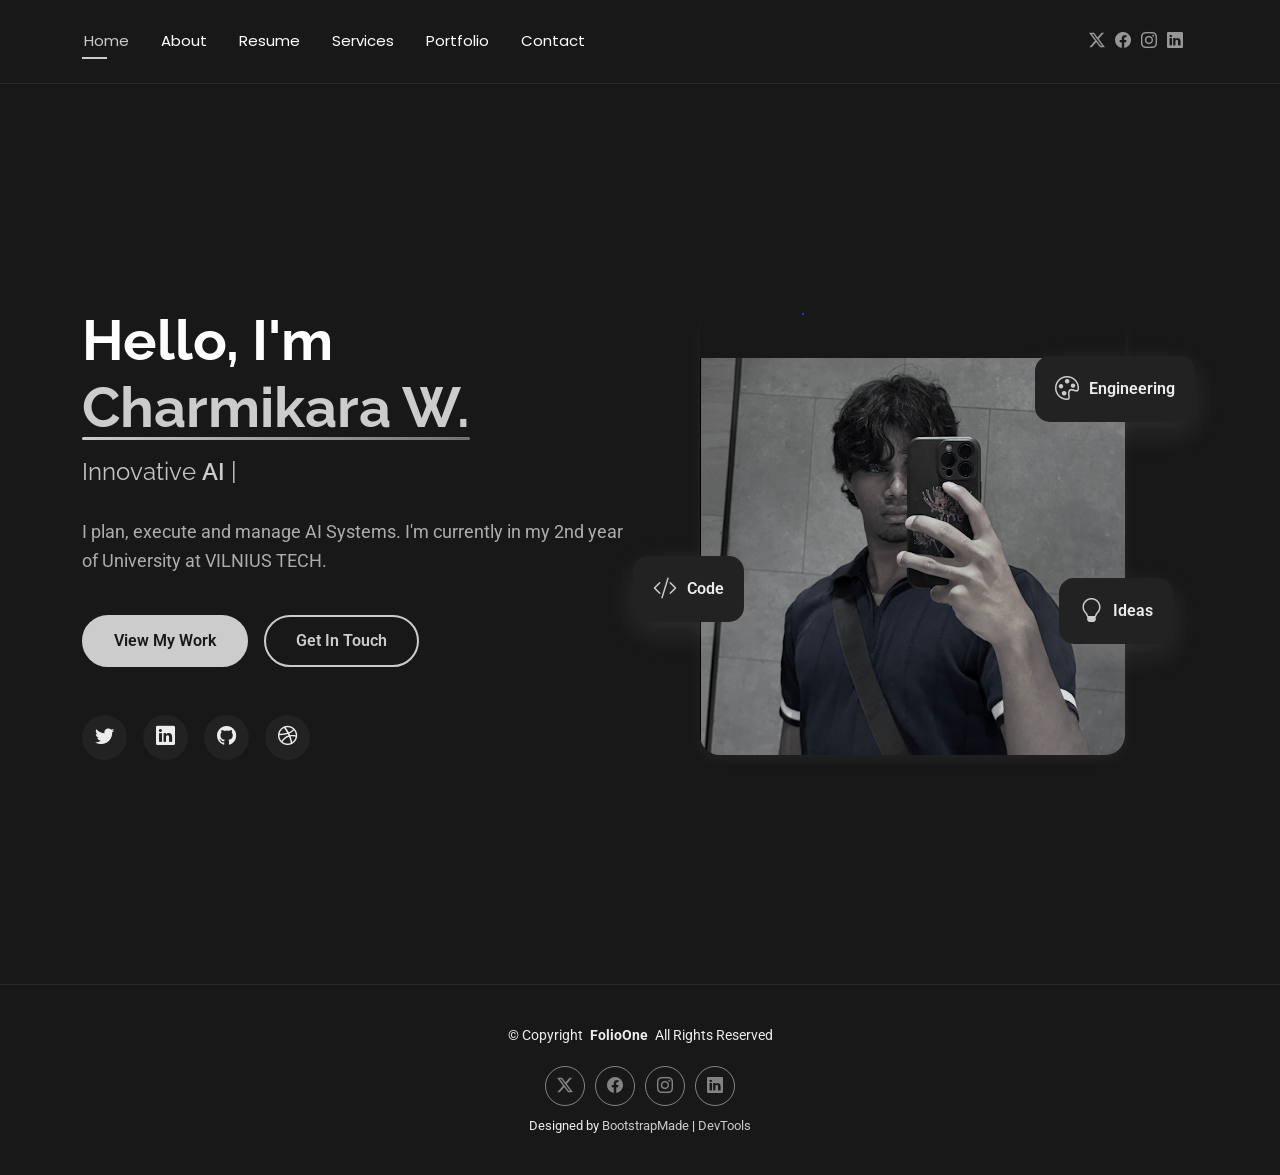
<file: index.html>
<!DOCTYPE html>
<html lang="en">

<head>
  <meta charset="utf-8">
  <meta content="width=device-width, initial-scale=1.0" name="viewport">
  <title>My CV</title>
  <meta name="description" content="">
  <meta name="keywords" content="">
  <meta name="description"
        content="Charmikara Wadusingherarachchi CV page">
  <meta name="author"
        content="Charmikara Wadusingherarachchi">
        
  <!-- Favicons -->
  <link href="assets/img/logonew.webp" rel="icon">
  <link href="assets/img/logonew.webp" rel="apple-touch-icon">

  <!-- Fonts -->
  <link href="https://fonts.googleapis.com" rel="preconnect">
  <link href="https://fonts.gstatic.com" rel="preconnect" crossorigin>
  <link href="https://fonts.googleapis.com/css2?family=Roboto:ital,wght@0,100;0,300;0,400;0,500;0,700;0,900;1,100;1,300;1,400;1,500;1,700;1,900&family=Poppins:ital,wght@0,100;0,200;0,300;0,400;0,500;0,600;0,700;0,800;0,900;1,100;1,200;1,300;1,400;1,500;1,600;1,700;1,800;1,900&family=Raleway:ital,wght@0,100;0,200;0,300;0,400;0,500;0,600;0,700;0,800;0,900;1,100;1,200;1,300;1,400;1,500;1,600;1,700;1,800;1,900&display=swap" rel="stylesheet">

  <!-- Vendor CSS Files -->
  <link href="assets/vendor/bootstrap/css/bootstrap.min.css" rel="stylesheet">
  <link href="assets/vendor/bootstrap-icons/bootstrap-icons.css" rel="stylesheet">
  <link href="assets/vendor/aos/aos.css" rel="stylesheet">
  <link href="assets/vendor/swiper/swiper-bundle.min.css" rel="stylesheet">
  <link href="assets/vendor/glightbox/css/glightbox.min.css" rel="stylesheet">

  <!-- Main CSS File -->
  <link href="assets/css/main.css" rel="stylesheet">

  <!-- =======================================================
  * Template Name: FolioOne
  * Template URL: https://bootstrapmade.com/folioone-bootstrap-portfolio-website-template/
  * Updated: Aug 23 2025 with Bootstrap v5.3.7
  * Author: BootstrapMade.com
  * License: https://bootstrapmade.com/license/
  ======================================================== -->
</head>

<body class="index-page">

  <header id="header" class="header d-flex align-items-center light-background sticky-top">
    <div class="container position-relative d-flex align-items-center justify-content-between">

      <!-- <a href="index.html" class="logo d-flex align-items-center me-auto me-xl-0">
      <img src="assets/img/logo.webp" alt="">
      <h1 class="sitename">FolioOne</h1> 
    </a> -->

      <nav id="navmenu" class="navmenu">
        <ul>
          <li><a href="index.html" class="active">Home</a></li>
          <li><a href="about.html">About</a></li>
          <li><a href="resume.html">Resume</a></li>
          <li><a href="services.html">Services</a></li>
          <li><a href="portfolio.html">Portfolio</a></li>
          <li><a href="contact.html">Contact</a></li>
        </ul>
        <i class="mobile-nav-toggle d-xl-none bi bi-list"></i>
      </nav>

      <div class="header-social-links">
        <a href="#" class="twitter"><i class="bi bi-twitter-x"></i></a>
        <a href="#" class="facebook"><i class="bi bi-facebook"></i></a>
        <a href="#" class="instagram"><i class="bi bi-instagram"></i></a>
        <a href="#" class="linkedin"><i class="bi bi-linkedin"></i></a>
      </div>

    </div>
  </header>

  <main class="main">

    <!-- Hero Section -->
    <section id="hero" class="hero section">

      <div class="container" data-aos="fade-up" data-aos-delay="100">

        <div class="row gy-4 align-items-center">
          <div class="col-lg-6 order-2 order-lg-1">
            <div class="hero-content">
              <h1 data-aos="fade-up" data-aos-delay="200">Hello, I'm <span class="highlight">Charmikara W.</span></h1>
              <h2 data-aos="fade-up" data-aos-delay="300">Innovative <span class="typed" data-typed-items="AI & ML Engineer, Systems Engineer, Entrepreneur"></span></h2>
              <p data-aos="fade-up" data-aos-delay="400">I plan, execute and manage AI Systems. I'm currently in my 2nd year of University at VILNIUS TECH.</p>
              <div class="hero-actions" data-aos="fade-up" data-aos-delay="500">
                <a href="portfolio.html" class="btn btn-primary">View My Work</a>
                <a href="contact.html" class="btn btn-outline">Get In Touch</a>
              </div>
              <div class="social-links" data-aos="fade-up" data-aos-delay="600">
                <a href="#"><i class="bi bi-twitter"></i></a>
                <a href="#"><i class="bi bi-linkedin"></i></a>
                <a href="#"><i class="bi bi-github"></i></a>
                <a href="#"><i class="bi bi-dribbble"></i></a>
              </div>
            </div>
          </div>
          <div class="col-lg-6 order-1 order-lg-2">
            <div class="hero-image" data-aos="zoom-in" data-aos-delay="300">
              <div class="image-wrapper">
                <img src="assets/img/profile/profileme.png" alt="Sarah Mitchell" class="img-fluid">
                <div class="floating-elements">
                  <div class="floating-card design" data-aos="fade-left" data-aos-delay="700">
                    <i class="bi bi-palette"></i>
                    <span>Engineering</span>
                  </div>
                  <div class="floating-card code" data-aos="fade-right" data-aos-delay="800">
                    <i class="bi bi-code-slash"></i>
                    <span>Code</span>
                  </div>
                  <div class="floating-card creativity" data-aos="fade-up" data-aos-delay="900">
                    <i class="bi bi-lightbulb"></i>
                    <span>Ideas</span>
                  </div>
                </div>
              </div>
            </div>
          </div>
        </div>

      </div>

    </section><!-- /Hero Section -->

  </main>

  <footer id="footer" class="footer">

    <div class="container">
      <div class="copyright text-center ">
        <p>© <span>Copyright</span> <strong class="px-1 sitename">FolioOne</strong> <span>All Rights Reserved<br></span></p>
      </div>
      <div class="social-links d-flex justify-content-center">
        <a href=""><i class="bi bi-twitter-x"></i></a>
        <a href=""><i class="bi bi-facebook"></i></a>
        <a href=""><i class="bi bi-instagram"></i></a>
        <a href=""><i class="bi bi-linkedin"></i></a>
      </div>
      <div class="credits">
        <!-- All the links in the footer should remain intact. -->
        <!-- You can delete the links only if you've purchased the pro version. -->
        <!-- Licensing information: https://bootstrapmade.com/license/ -->
        <!-- Purchase the pro version with working PHP/AJAX contact form: [buy-url] -->
        Designed by <a href="https://bootstrapmade.com/">BootstrapMade</a> | <a href="https://bootstrapmade.com/tools/">DevTools</a>
      </div>
    </div>

  </footer>

  <!-- Scroll Top -->
  <a href="#" id="scroll-top" class="scroll-top d-flex align-items-center justify-content-center"><i class="bi bi-arrow-up-short"></i></a>

  <!-- Preloader -->
  <div id="preloader"></div>

  <!-- Vendor JS Files -->
  <script src="assets/vendor/bootstrap/js/bootstrap.bundle.min.js"></script>
  <script src="assets/vendor/php-email-form/validate.js"></script>
  <script src="assets/vendor/aos/aos.js"></script>
  <script src="assets/vendor/typed.js/typed.umd.js"></script>
  <script src="assets/vendor/waypoints/noframework.waypoints.js"></script>
  <script src="assets/vendor/purecounter/purecounter_vanilla.js"></script>
  <script src="assets/vendor/swiper/swiper-bundle.min.js"></script>
  <script src="assets/vendor/imagesloaded/imagesloaded.pkgd.min.js"></script>
  <script src="assets/vendor/isotope-layout/isotope.pkgd.min.js"></script>
  <script src="assets/vendor/glightbox/js/glightbox.min.js"></script>

  <!-- Main JS File -->
  <script src="assets/js/main.js"></script>

</body>

</html>
</file>
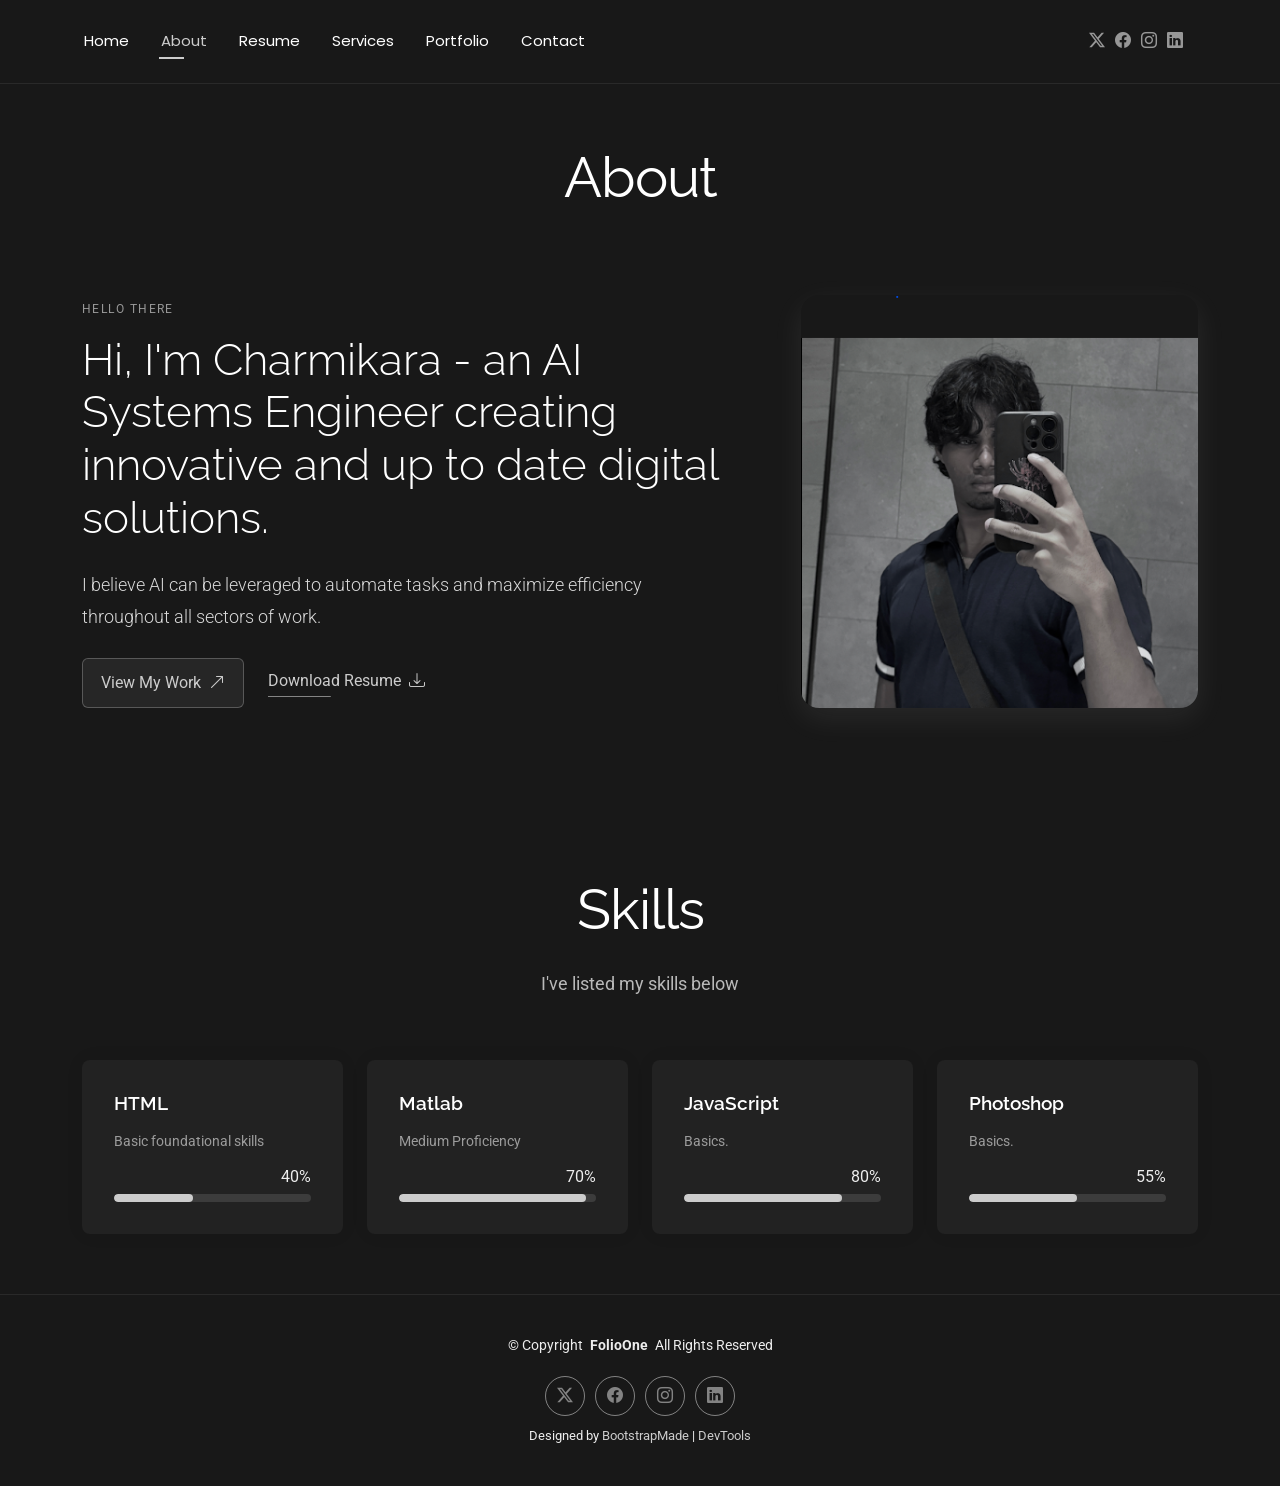
<file: about.html>
<!DOCTYPE html>
<html lang="en">

<head>
  <meta charset="utf-8">
  <meta content="width=device-width, initial-scale=1.0" name="viewport">
  <title>About - FolioOne Bootstrap Template</title>
  <meta name="description" content="">
  <meta name="keywords" content="">

  <!-- Favicons -->
  <link href="assets/img/favicon.png" rel="icon">
  <link href="assets/img/apple-touch-icon.png" rel="apple-touch-icon">

  <!-- Fonts -->
  <link href="https://fonts.googleapis.com" rel="preconnect">
  <link href="https://fonts.gstatic.com" rel="preconnect" crossorigin>
  <link href="https://fonts.googleapis.com/css2?family=Roboto:ital,wght@0,100;0,300;0,400;0,500;0,700;0,900;1,100;1,300;1,400;1,500;1,700;1,900&family=Poppins:ital,wght@0,100;0,200;0,300;0,400;0,500;0,600;0,700;0,800;0,900;1,100;1,200;1,300;1,400;1,500;1,600;1,700;1,800;1,900&family=Raleway:ital,wght@0,100;0,200;0,300;0,400;0,500;0,600;0,700;0,800;0,900;1,100;1,200;1,300;1,400;1,500;1,600;1,700;1,800;1,900&display=swap" rel="stylesheet">

  <!-- Vendor CSS Files -->
  <link href="assets/vendor/bootstrap/css/bootstrap.min.css" rel="stylesheet">
  <link href="assets/vendor/bootstrap-icons/bootstrap-icons.css" rel="stylesheet">
  <link href="assets/vendor/aos/aos.css" rel="stylesheet">
  <link href="assets/vendor/swiper/swiper-bundle.min.css" rel="stylesheet">
  <link href="assets/vendor/glightbox/css/glightbox.min.css" rel="stylesheet">

  <!-- Main CSS File -->
  <link href="assets/css/main.css" rel="stylesheet">

  <!-- =======================================================
  * Template Name: FolioOne
  * Template URL: https://bootstrapmade.com/folioone-bootstrap-portfolio-website-template/
  * Updated: Aug 23 2025 with Bootstrap v5.3.7
  * Author: BootstrapMade.com
  * License: https://bootstrapmade.com/license/
  ======================================================== -->
</head>

<body class="about-page">

  <header id="header" class="header d-flex align-items-center light-background sticky-top">
    <div class="container position-relative d-flex align-items-center justify-content-between">

      <!-- <a href="index.html" class="logo d-flex align-items-center me-auto me-xl-0">
      <img src="assets/img/logo.webp" alt="">
      <h1 class="sitename">FolioOne</h1> 
    </a> -->

      <nav id="navmenu" class="navmenu">
        <ul>
          <li><a href="index.html">Home</a></li>
          <li><a href="about.html" class="active">About</a></li>
          <li><a href="resume.html">Resume</a></li>
          <li><a href="services.html">Services</a></li>
          <li><a href="portfolio.html">Portfolio</a></li>
          <li><a href="contact.html">Contact</a></li>
        </ul>
        <i class="mobile-nav-toggle d-xl-none bi bi-list"></i>
      </nav>

      <div class="header-social-links">
        <a href="#" class="twitter"><i class="bi bi-twitter-x"></i></a>
        <a href="#" class="facebook"><i class="bi bi-facebook"></i></a>
        <a href="#" class="instagram"><i class="bi bi-instagram"></i></a>
        <a href="#" class="linkedin"><i class="bi bi-linkedin"></i></a>
      </div>

    </div>
  </header>

  <main class="main">

    <!-- About Section -->
    <section id="about" class="about section">

      <!-- Section Title -->
      <div class="container section-title" data-aos="fade-up">
        <h2>About</h2>
      </div><!-- End Section Title -->

      <div class="container" data-aos="fade-up" data-aos-delay="100">

        <!-- Intro + Photo -->
        <div class="row align-items-center justify-content-between gy-5 mb-5">
          <div class="col-lg-7" data-aos="fade-right" data-aos-delay="150">
            <div class="intro-content">
              <span class="eyebrow">Hello there</span>
              <h2 class="headline">Hi, I'm Charmikara - an AI Systems Engineer creating innovative and up to date digital solutions.</h2>
              <p class="lead">
                I believe AI can be leveraged to automate tasks and maximize efficiency throughout all sectors of work.
              </p>

              <div class="cta-group">
                <a href="#portfolio" class="btn-ghost">
                  View My Work <i class="bi bi-arrow-up-right"></i>
                </a>
                <a href="#" class="link-underline">
                  Download Resume <i class="bi bi-download"></i>
                </a>
              </div>
            </div>
          </div>

          <div class="col-lg-5" data-aos="zoom-in" data-aos-delay="250">
            <figure class="profile-figure text-center text-lg-end">
              <img src="assets/img/profile/profileme.png" alt="Portrait of Alex" class="img-fluid profile-photo">
            </figure>
          </div>
        </div>
        <!-- End Intro + Photo -->
      </div>
    </section><!-- /About Section -->

    <!-- Skills Section -->
    <section id="skills" class="skills section">

      <!-- Section Title -->
      <div class="container section-title" data-aos="fade-up">
        <h2>Skills</h2>
        <p>I've listed my skills below</p>
      </div><!-- End Section Title -->

      <div class="container" data-aos="fade-up" data-aos-delay="100">

        <div class="row g-4 skills-animation">

          <div class="col-md-6 col-lg-3" data-aos="fade-up" data-aos-delay="100">
            <div class="skill-box">
              <h3>HTML</h3>
              <p>Basic foundational skills</p>
              <span class="text-end d-block">40%</span>
              <div class="progress">
                <div class="progress-bar" role="progressbar" aria-valuenow="40" aria-valuemin="0" aria-valuemax="100"></div>
              </div>
            </div>
          </div>

          <div class="col-md-6 col-lg-3" data-aos="fade-up" data-aos-delay="200">
            <div class="skill-box">
              <h3>Matlab</h3>
              <p>Medium Proficiency</p>
              <span class="text-end d-block">70%</span>
              <div class="progress">
                <div class="progress-bar" role="progressbar" aria-valuenow="95" aria-valuemin="0" aria-valuemax="100"></div>
              </div>
            </div>
          </div>

          <div class="col-md-6 col-lg-3" data-aos="fade-up" data-aos-delay="300">
            <div class="skill-box">
              <h3>JavaScript</h3>
              <p>Basics.</p>
              <span class="text-end d-block">80%</span>
              <div class="progress">
                <div class="progress-bar" role="progressbar" aria-valuenow="80" aria-valuemin="0" aria-valuemax="100"></div>
              </div>
            </div>
          </div>

          <div class="col-md-6 col-lg-3" data-aos="fade-up" data-aos-delay="400">
            <div class="skill-box">
              <h3>Photoshop</h3>
              <p>Basics.</p>
              <span class="text-end d-block">55%</span>
              <div class="progress">
                <div class="progress-bar" role="progressbar" aria-valuenow="55" aria-valuemin="0" aria-valuemax="100">
                </div>
              </div>
            </div>
          </div>

        </div>

      </div>

    </section><!-- /Skills Section -->
  </main>

  <footer id="footer" class="footer">

    <div class="container">
      <div class="copyright text-center ">
        <p>© <span>Copyright</span> <strong class="px-1 sitename">FolioOne</strong> <span>All Rights Reserved<br></span></p>
      </div>
      <div class="social-links d-flex justify-content-center">
        <a href=""><i class="bi bi-twitter-x"></i></a>
        <a href=""><i class="bi bi-facebook"></i></a>
        <a href=""><i class="bi bi-instagram"></i></a>
        <a href=""><i class="bi bi-linkedin"></i></a>
      </div>
      <div class="credits">
        <!-- All the links in the footer should remain intact. -->
        <!-- You can delete the links only if you've purchased the pro version. -->
        <!-- Licensing information: https://bootstrapmade.com/license/ -->
        <!-- Purchase the pro version with working PHP/AJAX contact form: [buy-url] -->
        Designed by <a href="https://bootstrapmade.com/">BootstrapMade</a> | <a href="https://bootstrapmade.com/tools/">DevTools</a>
      </div>
    </div>

  </footer>

  <!-- Scroll Top -->
  <a href="#" id="scroll-top" class="scroll-top d-flex align-items-center justify-content-center"><i class="bi bi-arrow-up-short"></i></a>

  <!-- Preloader -->
  <div id="preloader"></div>

  <!-- Vendor JS Files -->
  <script src="assets/vendor/bootstrap/js/bootstrap.bundle.min.js"></script>
  <script src="assets/vendor/php-email-form/validate.js"></script>
  <script src="assets/vendor/aos/aos.js"></script>
  <script src="assets/vendor/typed.js/typed.umd.js"></script>
  <script src="assets/vendor/waypoints/noframework.waypoints.js"></script>
  <script src="assets/vendor/purecounter/purecounter_vanilla.js"></script>
  <script src="assets/vendor/swiper/swiper-bundle.min.js"></script>
  <script src="assets/vendor/imagesloaded/imagesloaded.pkgd.min.js"></script>
  <script src="assets/vendor/isotope-layout/isotope.pkgd.min.js"></script>
  <script src="assets/vendor/glightbox/js/glightbox.min.js"></script>

  <!-- Main JS File -->
  <script src="assets/js/main.js"></script>

</body>

</html>
</file>
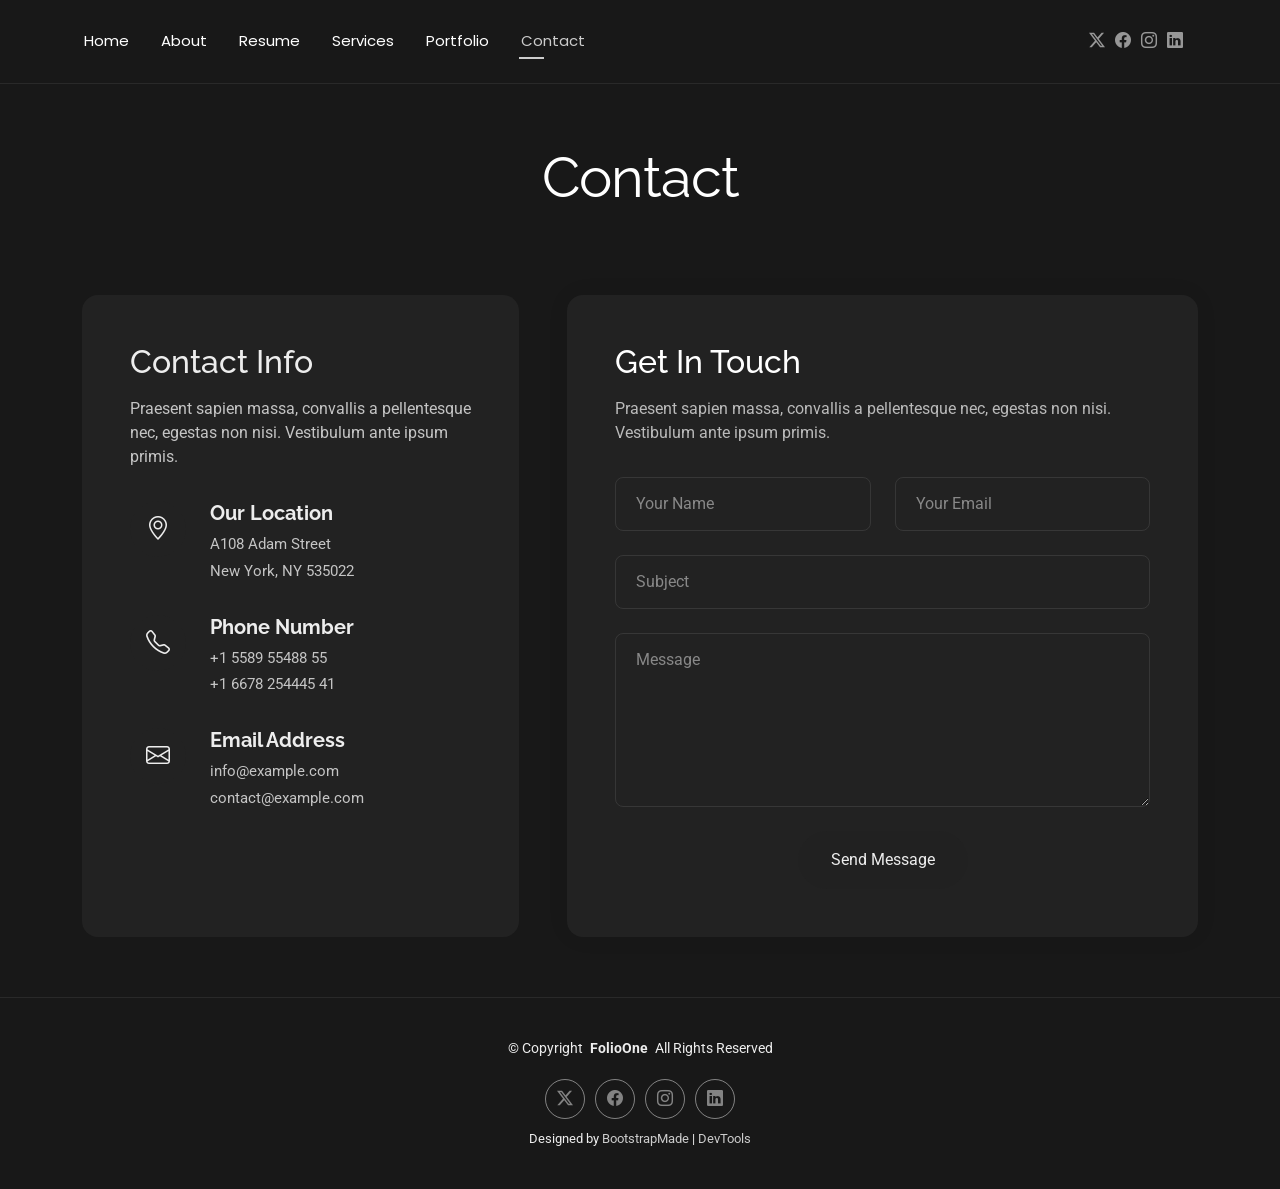
<file: contact.html>
<!DOCTYPE html>
<html lang="en">

<head>
  <meta charset="utf-8">
  <meta content="width=device-width, initial-scale=1.0" name="viewport">
  <title>Contact - FolioOne Bootstrap Template</title>
  <meta name="description" content="">
  <meta name="keywords" content="">

  <!-- Favicons -->
  <link href="assets/img/favicon.png" rel="icon">
  <link href="assets/img/apple-touch-icon.png" rel="apple-touch-icon">

  <!-- Fonts -->
  <link href="https://fonts.googleapis.com" rel="preconnect">
  <link href="https://fonts.gstatic.com" rel="preconnect" crossorigin>
  <link href="https://fonts.googleapis.com/css2?family=Roboto:ital,wght@0,100;0,300;0,400;0,500;0,700;0,900;1,100;1,300;1,400;1,500;1,700;1,900&family=Poppins:ital,wght@0,100;0,200;0,300;0,400;0,500;0,600;0,700;0,800;0,900;1,100;1,200;1,300;1,400;1,500;1,600;1,700;1,800;1,900&family=Raleway:ital,wght@0,100;0,200;0,300;0,400;0,500;0,600;0,700;0,800;0,900;1,100;1,200;1,300;1,400;1,500;1,600;1,700;1,800;1,900&display=swap" rel="stylesheet">

  <!-- Vendor CSS Files -->
  <link href="assets/vendor/bootstrap/css/bootstrap.min.css" rel="stylesheet">
  <link href="assets/vendor/bootstrap-icons/bootstrap-icons.css" rel="stylesheet">
  <link href="assets/vendor/aos/aos.css" rel="stylesheet">
  <link href="assets/vendor/swiper/swiper-bundle.min.css" rel="stylesheet">
  <link href="assets/vendor/glightbox/css/glightbox.min.css" rel="stylesheet">

  <!-- Main CSS File -->
  <link href="assets/css/main.css" rel="stylesheet">

  <!-- =======================================================
  * Template Name: FolioOne
  * Template URL: https://bootstrapmade.com/folioone-bootstrap-portfolio-website-template/
  * Updated: Aug 23 2025 with Bootstrap v5.3.7
  * Author: BootstrapMade.com
  * License: https://bootstrapmade.com/license/
  ======================================================== -->
</head>

<body class="contact-page">

  <header id="header" class="header d-flex align-items-center light-background sticky-top">
    <div class="container position-relative d-flex align-items-center justify-content-between">

      <!-- <a href="index.html" class="logo d-flex align-items-center me-auto me-xl-0">
      <img src="assets/img/logo.webp" alt="">
      <h1 class="sitename">FolioOne</h1> 
    </a> -->

      <nav id="navmenu" class="navmenu">
        <ul>
          <li><a href="index.html">Home</a></li>
          <li><a href="about.html">About</a></li>
          <li><a href="resume.html">Resume</a></li>
          <li><a href="services.html">Services</a></li>
          <li><a href="portfolio.html">Portfolio</a></li>
          <li><a href="contact.html" class="active">Contact</a></li>
        </ul>
        <i class="mobile-nav-toggle d-xl-none bi bi-list"></i>
      </nav>

      <div class="header-social-links">
        <a href="#" class="twitter"><i class="bi bi-twitter-x"></i></a>
        <a href="#" class="facebook"><i class="bi bi-facebook"></i></a>
        <a href="#" class="instagram"><i class="bi bi-instagram"></i></a>
        <a href="#" class="linkedin"><i class="bi bi-linkedin"></i></a>
      </div>

    </div>
  </header>

  <main class="main">

    <!-- Contact Section -->
    <section id="contact" class="contact section">

      <!-- Section Title -->
      <div class="container section-title" data-aos="fade-up">
        <h2>Contact</h2>
      </div><!-- End Section Title -->

      <div class="container" data-aos="fade-up" data-aos-delay="100">

        <div class="row g-4 g-lg-5">
          <div class="col-lg-5">
            <div class="info-box" data-aos="fade-up" data-aos-delay="200">
              <h3>Contact Info</h3>
              <p>Praesent sapien massa, convallis a pellentesque nec, egestas non nisi. Vestibulum ante ipsum primis.</p>

              <div class="info-item" data-aos="fade-up" data-aos-delay="300">
                <div class="icon-box">
                  <i class="bi bi-geo-alt"></i>
                </div>
                <div class="content">
                  <h4>Our Location</h4>
                  <p>A108 Adam Street</p>
                  <p>New York, NY 535022</p>
                </div>
              </div>

              <div class="info-item" data-aos="fade-up" data-aos-delay="400">
                <div class="icon-box">
                  <i class="bi bi-telephone"></i>
                </div>
                <div class="content">
                  <h4>Phone Number</h4>
                  <p>+1 5589 55488 55</p>
                  <p>+1 6678 254445 41</p>
                </div>
              </div>

              <div class="info-item" data-aos="fade-up" data-aos-delay="500">
                <div class="icon-box">
                  <i class="bi bi-envelope"></i>
                </div>
                <div class="content">
                  <h4>Email Address</h4>
                  <p>info@example.com</p>
                  <p>contact@example.com</p>
                </div>
              </div>
            </div>
          </div>

          <div class="col-lg-7">
            <div class="contact-form" data-aos="fade-up" data-aos-delay="300">
              <h3>Get In Touch</h3>
              <p>Praesent sapien massa, convallis a pellentesque nec, egestas non nisi. Vestibulum ante ipsum primis.</p>

              <form action="forms/contact.php" method="post" class="php-email-form" data-aos="fade-up" data-aos-delay="200">
                <div class="row gy-4">

                  <div class="col-md-6">
                    <input type="text" name="name" class="form-control" placeholder="Your Name" required="">
                  </div>

                  <div class="col-md-6 ">
                    <input type="email" class="form-control" name="email" placeholder="Your Email" required="">
                  </div>

                  <div class="col-12">
                    <input type="text" class="form-control" name="subject" placeholder="Subject" required="">
                  </div>

                  <div class="col-12">
                    <textarea class="form-control" name="message" rows="6" placeholder="Message" required=""></textarea>
                  </div>

                  <div class="col-12 text-center">
                    <div class="loading">Loading</div>
                    <div class="error-message"></div>
                    <div class="sent-message">Your message has been sent. Thank you!</div>

                    <button type="submit" class="btn">Send Message</button>
                  </div>

                </div>
              </form>

            </div>
          </div>

        </div>

      </div>

    </section><!-- /Contact Section -->

  </main>

  <footer id="footer" class="footer">

    <div class="container">
      <div class="copyright text-center ">
        <p>© <span>Copyright</span> <strong class="px-1 sitename">FolioOne</strong> <span>All Rights Reserved<br></span></p>
      </div>
      <div class="social-links d-flex justify-content-center">
        <a href=""><i class="bi bi-twitter-x"></i></a>
        <a href=""><i class="bi bi-facebook"></i></a>
        <a href=""><i class="bi bi-instagram"></i></a>
        <a href=""><i class="bi bi-linkedin"></i></a>
      </div>
      <div class="credits">
        <!-- All the links in the footer should remain intact. -->
        <!-- You can delete the links only if you've purchased the pro version. -->
        <!-- Licensing information: https://bootstrapmade.com/license/ -->
        <!-- Purchase the pro version with working PHP/AJAX contact form: [buy-url] -->
        Designed by <a href="https://bootstrapmade.com/">BootstrapMade</a> | <a href="https://bootstrapmade.com/tools/">DevTools</a>
      </div>
    </div>

  </footer>

  <!-- Scroll Top -->
  <a href="#" id="scroll-top" class="scroll-top d-flex align-items-center justify-content-center"><i class="bi bi-arrow-up-short"></i></a>

  <!-- Preloader -->
  <div id="preloader"></div>

  <!-- Vendor JS Files -->
  <script src="assets/vendor/bootstrap/js/bootstrap.bundle.min.js"></script>
  <script src="assets/vendor/php-email-form/validate.js"></script>
  <script src="assets/vendor/aos/aos.js"></script>
  <script src="assets/vendor/typed.js/typed.umd.js"></script>
  <script src="assets/vendor/waypoints/noframework.waypoints.js"></script>
  <script src="assets/vendor/purecounter/purecounter_vanilla.js"></script>
  <script src="assets/vendor/swiper/swiper-bundle.min.js"></script>
  <script src="assets/vendor/imagesloaded/imagesloaded.pkgd.min.js"></script>
  <script src="assets/vendor/isotope-layout/isotope.pkgd.min.js"></script>
  <script src="assets/vendor/glightbox/js/glightbox.min.js"></script>

  <!-- Main JS File -->
  <script src="assets/js/main.js"></script>

</body>

</html>
</file>
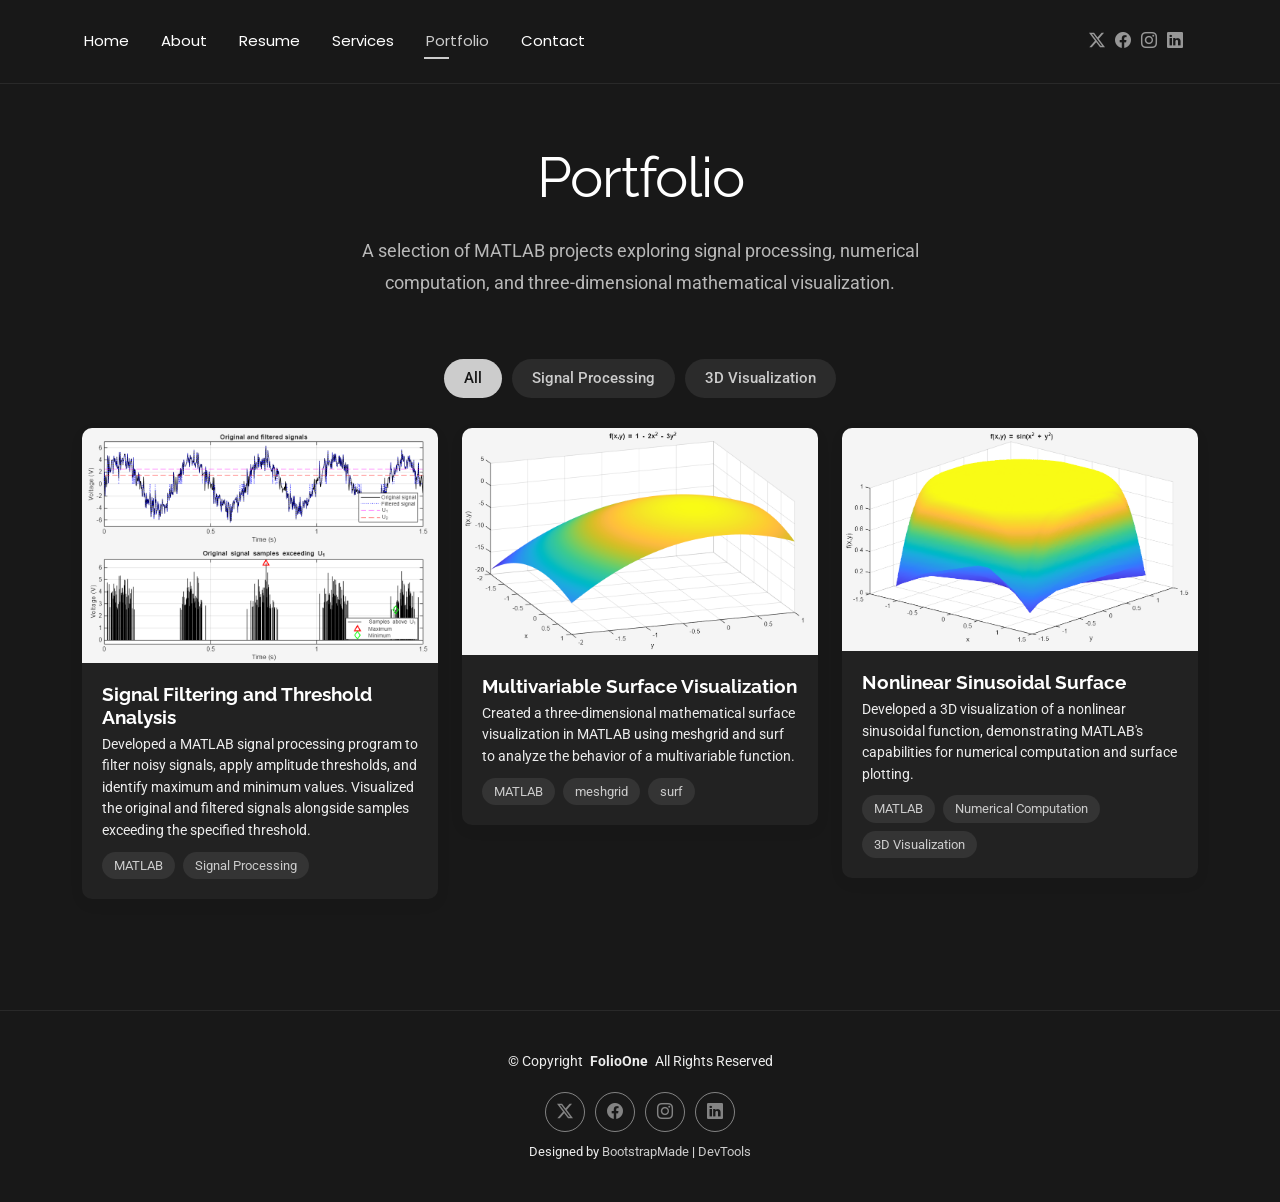
<file: portfolio.html>
<!DOCTYPE html>
<html lang="en">

<head>
  <meta charset="utf-8">
  <meta content="width=device-width, initial-scale=1.0" name="viewport">
  <title>Portfolio - MATLAB Projects</title>
  <meta name="description" content="MATLAB projects in signal processing, multivariable function analysis, and three-dimensional surface visualization.">
  <meta name="keywords" content="">

  <!-- Favicons -->
  <link href="assets/img/favicon.png" rel="icon">
  <link href="assets/img/apple-touch-icon.png" rel="apple-touch-icon">

  <!-- Fonts -->
  <link href="https://fonts.googleapis.com" rel="preconnect">
  <link href="https://fonts.gstatic.com" rel="preconnect" crossorigin>
  <link href="https://fonts.googleapis.com/css2?family=Roboto:ital,wght@0,100;0,300;0,400;0,500;0,700;0,900;1,100;1,300;1,400;1,500;1,700;1,900&family=Poppins:ital,wght@0,100;0,200;0,300;0,400;0,500;0,600;0,700;0,800;0,900;1,100;1,200;1,300;1,400;1,500;1,600;1,700;1,800;1,900&family=Raleway:ital,wght@0,100;0,200;0,300;0,400;0,500;0,600;0,700;0,800;0,900;1,100;1,200;1,300;1,400;1,500;1,600;1,700;1,800;1,900&display=swap" rel="stylesheet">

  <!-- Vendor CSS Files -->
  <link href="assets/vendor/bootstrap/css/bootstrap.min.css" rel="stylesheet">
  <link href="assets/vendor/bootstrap-icons/bootstrap-icons.css" rel="stylesheet">
  <link href="assets/vendor/aos/aos.css" rel="stylesheet">
  <link href="assets/vendor/swiper/swiper-bundle.min.css" rel="stylesheet">
  <link href="assets/vendor/glightbox/css/glightbox.min.css" rel="stylesheet">

  <!-- Main CSS File -->
  <link href="assets/css/main.css" rel="stylesheet">

  <!-- =======================================================
  * Template Name: FolioOne
  * Template URL: https://bootstrapmade.com/folioone-bootstrap-portfolio-website-template/
  * Updated: Aug 23 2025 with Bootstrap v5.3.7
  * Author: BootstrapMade.com
  * License: https://bootstrapmade.com/license/
  ======================================================== -->
</head>

<body class="portfolio-page">

  <header id="header" class="header d-flex align-items-center light-background sticky-top">
    <div class="container position-relative d-flex align-items-center justify-content-between">

      <!-- <a href="index.html" class="logo d-flex align-items-center me-auto me-xl-0">
      <img src="assets/img/logo.webp" alt="">
      <h1 class="sitename">FolioOne</h1> 
    </a> -->

      <nav id="navmenu" class="navmenu">
        <ul>
          <li><a href="index.html">Home</a></li>
          <li><a href="about.html">About</a></li>
          <li><a href="resume.html">Resume</a></li>
          <li><a href="services.html">Services</a></li>
          <li><a href="portfolio.html" class="active">Portfolio</a></li>
          <li><a href="contact.html">Contact</a></li>
        </ul>
        <i class="mobile-nav-toggle d-xl-none bi bi-list"></i>
      </nav>

      <div class="header-social-links">
        <a href="#" class="twitter"><i class="bi bi-twitter-x"></i></a>
        <a href="#" class="facebook"><i class="bi bi-facebook"></i></a>
        <a href="#" class="instagram"><i class="bi bi-instagram"></i></a>
        <a href="#" class="linkedin"><i class="bi bi-linkedin"></i></a>
      </div>

    </div>
  </header>

  <main class="main">

    <!-- Portfolio Section -->
    <section id="portfolio" class="portfolio section">

      <!-- Section Title -->
      <div class="container section-title" data-aos="fade-up">
        <h2>Portfolio</h2>
        <p>A selection of MATLAB projects exploring signal processing, numerical computation, and three-dimensional mathematical visualization.</p>
      </div><!-- End Section Title -->

      <div class="container" data-aos="fade-up" data-aos-delay="100">

        <div class="isotope-layout" data-default-filter="*" data-layout="masonry" data-sort="original-order">
          <ul class="portfolio-filters isotope-filters" data-aos="fade-up" data-aos-delay="200">
            <li data-filter="*" class="filter-active">All</li>
            <li data-filter=".filter-signals">Signal Processing</li>
            <li data-filter=".filter-surfaces">3D Visualization</li>
          </ul><!-- End Portfolio Filters -->

          <div class="row gy-4 isotope-container" data-aos="fade-up" data-aos-delay="300">
            <div class="col-lg-4 col-md-6 portfolio-item isotope-item filter-signals">
              <div class="portfolio-card">
                <div class="portfolio-img">
                  <a href="assets/img/portfolio/Screenshot%202026-11-13%20152738.png" class="glightbox" data-gallery="matlab-projects" aria-label="View Signal Filtering and Threshold Analysis graph at full size">
                    <img src="assets/img/portfolio/Screenshot%202026-11-13%20152738.png" alt="Original and filtered signals with amplitude thresholds and samples above U1, including maximum and minimum values" class="img-fluid" width="930" height="612">
                  </a>
                </div>
                <div class="portfolio-info">
                  <h4>Signal Filtering and Threshold Analysis</h4>
                  <p>Developed a MATLAB signal processing program to filter noisy signals, apply amplitude thresholds, and identify maximum and minimum values. Visualized the original and filtered signals alongside samples exceeding the specified threshold.</p>
                  <div class="portfolio-tags">
                    <span>MATLAB</span>
                    <span>Signal Processing</span>
                  </div>
                </div>
              </div>
            </div>

            <div class="col-lg-4 col-md-6 portfolio-item isotope-item filter-surfaces">
              <div class="portfolio-card">
                <div class="portfolio-img">
                  <a href="assets/img/portfolio/Screenshot%202026-11-13%20153358.png" class="glightbox" data-gallery="matlab-projects" aria-label="View Multivariable Surface Visualization graph at full size">
                    <img src="assets/img/portfolio/Screenshot%202026-11-13%20153358.png" alt="MATLAB surface plot of f(x,y) = 1 - 2x² - 3y²" class="img-fluid" width="975" height="620">
                  </a>
                </div>
                <div class="portfolio-info">
                  <h4>Multivariable Surface Visualization</h4>
                  <p>Created a three-dimensional mathematical surface visualization in MATLAB using meshgrid and surf to analyze the behavior of a multivariable function.</p>
                  <div class="portfolio-tags">
                    <span>MATLAB</span>
                    <span>meshgrid</span>
                    <span>surf</span>
                  </div>
                </div>
              </div>
            </div>

            <div class="col-lg-4 col-md-6 portfolio-item isotope-item filter-surfaces">
              <div class="portfolio-card">
                <div class="portfolio-img">
                  <a href="assets/img/portfolio/Screenshot%202026-11-13%20153416.png" class="glightbox" data-gallery="matlab-projects" aria-label="View Nonlinear Sinusoidal Surface graph at full size">
                    <img src="assets/img/portfolio/Screenshot%202026-11-13%20153416.png" alt="MATLAB surface plot of f(x,y) = sin(x² + y²)" class="img-fluid" width="977" height="611">
                  </a>
                </div>
                <div class="portfolio-info">
                  <h4>Nonlinear Sinusoidal Surface</h4>
                  <p>Developed a 3D visualization of a nonlinear sinusoidal function, demonstrating MATLAB's capabilities for numerical computation and surface plotting.</p>
                  <div class="portfolio-tags">
                    <span>MATLAB</span>
                    <span>Numerical Computation</span>
                    <span>3D Visualization</span>
                  </div>
                </div>
              </div>
            </div>
          </div><!-- End Portfolio Items Container -->

        </div>


      </div>

    </section><!-- /Portfolio Section -->

  </main>

  <footer id="footer" class="footer">

    <div class="container">
      <div class="copyright text-center ">
        <p>© <span>Copyright</span> <strong class="px-1 sitename">FolioOne</strong> <span>All Rights Reserved<br></span></p>
      </div>
      <div class="social-links d-flex justify-content-center">
        <a href=""><i class="bi bi-twitter-x"></i></a>
        <a href=""><i class="bi bi-facebook"></i></a>
        <a href=""><i class="bi bi-instagram"></i></a>
        <a href=""><i class="bi bi-linkedin"></i></a>
      </div>
      <div class="credits">
        <!-- All the links in the footer should remain intact. -->
        <!-- You can delete the links only if you've purchased the pro version. -->
        <!-- Licensing information: https://bootstrapmade.com/license/ -->
        <!-- Purchase the pro version with working PHP/AJAX contact form: [buy-url] -->
        Designed by <a href="https://bootstrapmade.com/">BootstrapMade</a> | <a href="https://bootstrapmade.com/tools/">DevTools</a>
      </div>
    </div>

  </footer>

  <!-- Scroll Top -->
  <a href="#" id="scroll-top" class="scroll-top d-flex align-items-center justify-content-center"><i class="bi bi-arrow-up-short"></i></a>

  <!-- Preloader -->
  <div id="preloader"></div>

  <!-- Vendor JS Files -->
  <script src="assets/vendor/bootstrap/js/bootstrap.bundle.min.js"></script>
  <script src="assets/vendor/php-email-form/validate.js"></script>
  <script src="assets/vendor/aos/aos.js"></script>
  <script src="assets/vendor/typed.js/typed.umd.js"></script>
  <script src="assets/vendor/waypoints/noframework.waypoints.js"></script>
  <script src="assets/vendor/purecounter/purecounter_vanilla.js"></script>
  <script src="assets/vendor/swiper/swiper-bundle.min.js"></script>
  <script src="assets/vendor/imagesloaded/imagesloaded.pkgd.min.js"></script>
  <script src="assets/vendor/isotope-layout/isotope.pkgd.min.js"></script>
  <script src="assets/vendor/glightbox/js/glightbox.min.js"></script>

  <!-- Main JS File -->
  <script src="assets/js/main.js"></script>

</body>

</html>
</file>
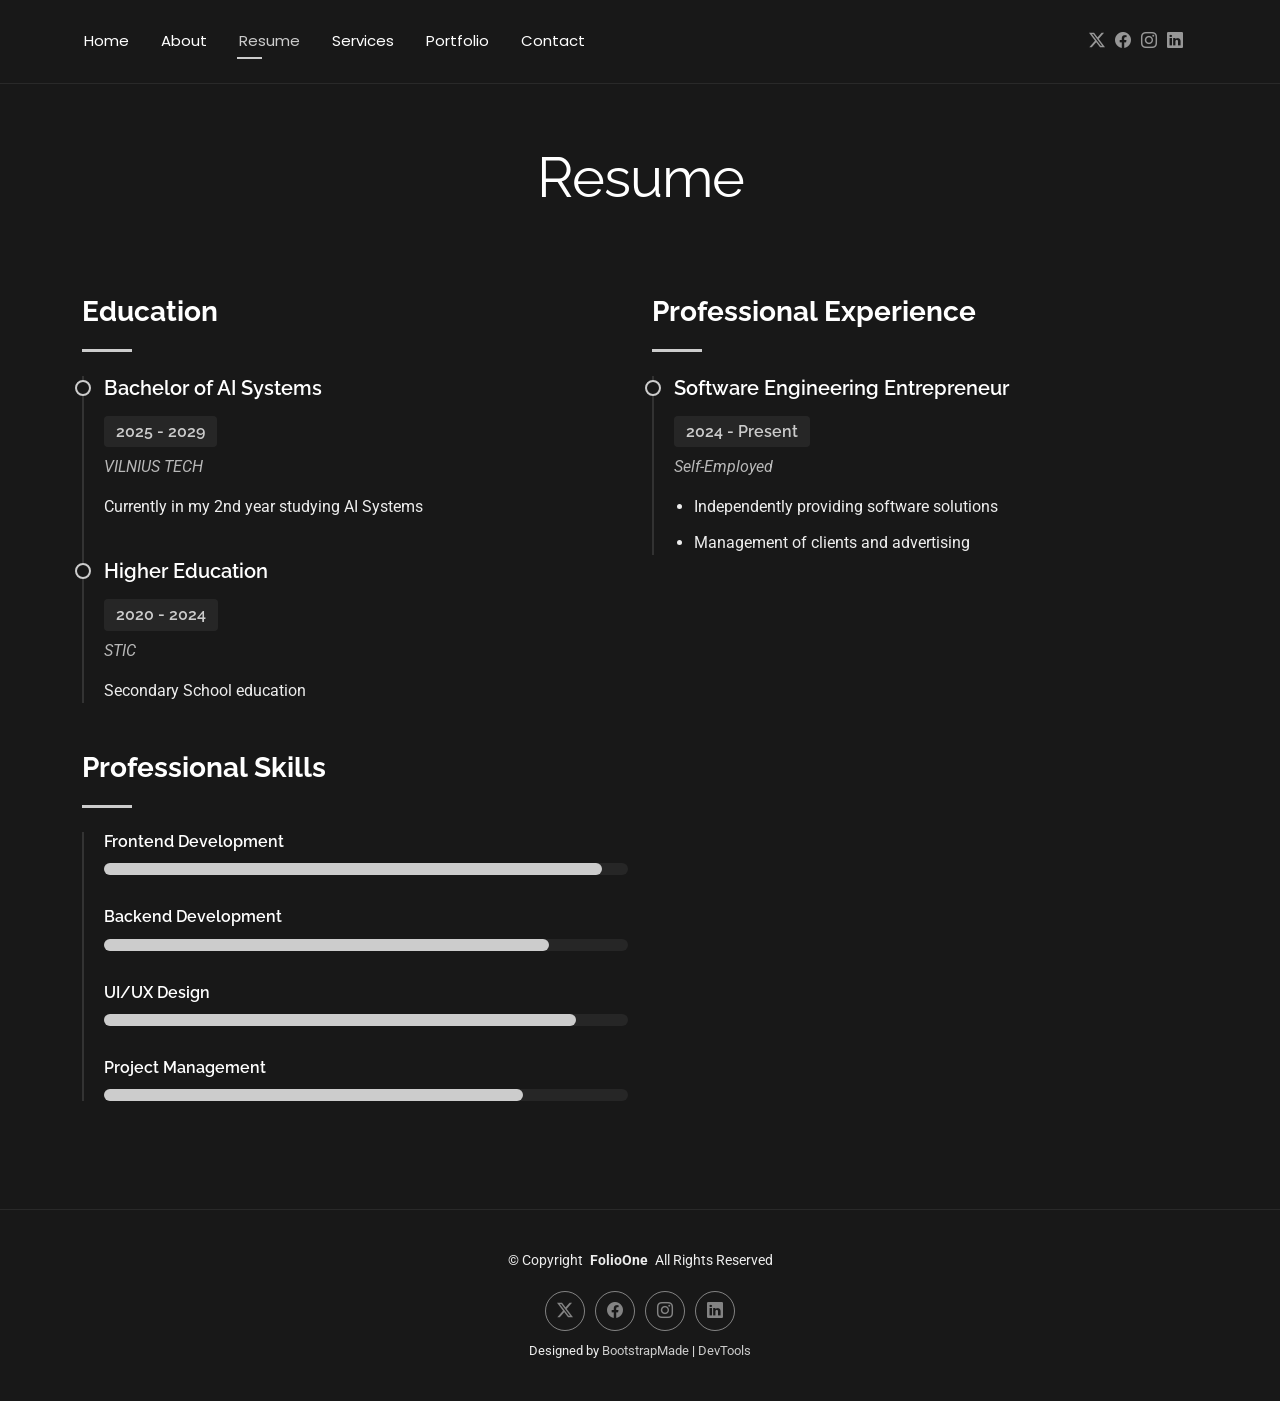
<file: resume.html>
<!DOCTYPE html>
<html lang="en">

<head>
  <meta charset="utf-8">
  <meta content="width=device-width, initial-scale=1.0" name="viewport">
  <title>Resume - FolioOne Bootstrap Template</title>
  <meta name="description" content="">
  <meta name="keywords" content="">

  <!-- Favicons -->
  <link href="assets/img/favicon.png" rel="icon">
  <link href="assets/img/apple-touch-icon.png" rel="apple-touch-icon">

  <!-- Fonts -->
  <link href="https://fonts.googleapis.com" rel="preconnect">
  <link href="https://fonts.gstatic.com" rel="preconnect" crossorigin>
  <link href="https://fonts.googleapis.com/css2?family=Roboto:ital,wght@0,100;0,300;0,400;0,500;0,700;0,900;1,100;1,300;1,400;1,500;1,700;1,900&family=Poppins:ital,wght@0,100;0,200;0,300;0,400;0,500;0,600;0,700;0,800;0,900;1,100;1,200;1,300;1,400;1,500;1,600;1,700;1,800;1,900&family=Raleway:ital,wght@0,100;0,200;0,300;0,400;0,500;0,600;0,700;0,800;0,900;1,100;1,200;1,300;1,400;1,500;1,600;1,700;1,800;1,900&display=swap" rel="stylesheet">

  <!-- Vendor CSS Files -->
  <link href="assets/vendor/bootstrap/css/bootstrap.min.css" rel="stylesheet">
  <link href="assets/vendor/bootstrap-icons/bootstrap-icons.css" rel="stylesheet">
  <link href="assets/vendor/aos/aos.css" rel="stylesheet">
  <link href="assets/vendor/swiper/swiper-bundle.min.css" rel="stylesheet">
  <link href="assets/vendor/glightbox/css/glightbox.min.css" rel="stylesheet">

  <!-- Main CSS File -->
  <link href="assets/css/main.css" rel="stylesheet">

  <!-- =======================================================
  * Template Name: FolioOne
  * Template URL: https://bootstrapmade.com/folioone-bootstrap-portfolio-website-template/
  * Updated: Aug 23 2025 with Bootstrap v5.3.7
  * Author: BootstrapMade.com
  * License: https://bootstrapmade.com/license/
  ======================================================== -->
</head>

<body class="resume-page">

  <header id="header" class="header d-flex align-items-center light-background sticky-top">
    <div class="container position-relative d-flex align-items-center justify-content-between">

      <!-- <a href="index.html" class="logo d-flex align-items-center me-auto me-xl-0">
      <img src="assets/img/logo.webp" alt="">
      <h1 class="sitename">FolioOne</h1> 
    </a> -->

      <nav id="navmenu" class="navmenu">
        <ul>
          <li><a href="index.html">Home</a></li>
          <li><a href="about.html">About</a></li>
          <li><a href="resume.html" class="active">Resume</a></li>
          <li><a href="services.html">Services</a></li>
          <li><a href="portfolio.html">Portfolio</a></li>
          <li><a href="contact.html">Contact</a></li>
        </ul>
        <i class="mobile-nav-toggle d-xl-none bi bi-list"></i>
      </nav>

      <div class="header-social-links">
        <a href="#" class="twitter"><i class="bi bi-twitter-x"></i></a>
        <a href="#" class="facebook"><i class="bi bi-facebook"></i></a>
        <a href="#" class="instagram"><i class="bi bi-instagram"></i></a>
        <a href="#" class="linkedin"><i class="bi bi-linkedin"></i></a>
      </div>

    </div>
  </header>

  <main class="main">

    <!-- Resume Section -->
    <section id="resume" class="resume section">

      <!-- Section Title -->
      <div class="container section-title" data-aos="fade-up">
        <h2>Resume</h2>
      </div><!-- End Section Title -->

      <div class="container" data-aos="fade-up" data-aos-delay="100">

        <div class="row">
          <div class="col-lg-6">

            <!-- Education Section -->
            <div class="resume-item" data-aos="fade-up">
              <h3 class="resume-title">Education</h3>

              <div class="resume-content">
                <article class="education-item">
                  <h4>Bachelor of AI Systems</h4>
                  <h5>2025 - 2029</h5>
                  <p class="institution"><em>VILNIUS TECH</em></p>
                  <p>Currently in my 2nd year studying AI Systems</p>
                </article>

                <article class="education-item">
                  <h4>Higher Education</h4>
                  <h5>2020 - 2024</h5>
                  <p class="institution"><em>STIC</em></p>
                  <p>Secondary School education</p>
                </article>
              </div>
            </div><!-- End Education Section -->

            <!-- Professional Skills Section -->
            <div class="resume-item skills-animation" data-aos="fade-up">
              <h3 class="resume-title">Professional Skills</h3>

              <div class="resume-content">
                <div class="skill-item">
                  <h4>Frontend Development</h4>
                  <div class="progress">
                    <div class="progress-bar" role="progressbar" aria-valuenow="95" aria-valuemin="0" aria-valuemax="100"></div>
                  </div>
                </div>

                <div class="skill-item">
                  <h4>Backend Development</h4>
                  <div class="progress">
                    <div class="progress-bar" role="progressbar" aria-valuenow="85" aria-valuemin="0" aria-valuemax="100"></div>
                  </div>
                </div>

                <div class="skill-item">
                  <h4>UI/UX Design</h4>
                  <div class="progress">
                    <div class="progress-bar" role="progressbar" aria-valuenow="90" aria-valuemin="0" aria-valuemax="100"></div>
                  </div>
                </div>

                <div class="skill-item">
                  <h4>Project Management</h4>
                  <div class="progress">
                    <div class="progress-bar" role="progressbar" aria-valuenow="80" aria-valuemin="0" aria-valuemax="100"></div>
                  </div>
                </div>
              </div>
            </div><!-- End Professional Skills Section -->
          </div>

          <div class="col-lg-6">
            <!-- Experience Section -->
            <div class="resume-item" data-aos="fade-up" data-aos-delay="100">
              <h3 class="resume-title">Professional Experience</h3>

              <div class="resume-content">
                <article class="experience-item">
                  <h4>Software Engineering Entrepreneur</h4>
                  <h5>2024 - Present</h5>
                  <p class="company"><em>Self-Employed</em></p>
                  <ul>
                    <li>Independently providing software solutions</li>
                    <li>Management of clients and advertising</li>
                  </ul>
                </article>
              </div>
            </div><!-- End Experience Section -->
          </div>
        </div>

      </div>

    </section><!-- /Resume Section -->

  </main>

  <footer id="footer" class="footer">

    <div class="container">
      <div class="copyright text-center ">
        <p>© <span>Copyright</span> <strong class="px-1 sitename">FolioOne</strong> <span>All Rights Reserved<br></span></p>
      </div>
      <div class="social-links d-flex justify-content-center">
        <a href=""><i class="bi bi-twitter-x"></i></a>
        <a href=""><i class="bi bi-facebook"></i></a>
        <a href=""><i class="bi bi-instagram"></i></a>
        <a href=""><i class="bi bi-linkedin"></i></a>
      </div>
      <div class="credits">
        <!-- All the links in the footer should remain intact. -->
        <!-- You can delete the links only if you've purchased the pro version. -->
        <!-- Licensing information: https://bootstrapmade.com/license/ -->
        <!-- Purchase the pro version with working PHP/AJAX contact form: [buy-url] -->
        Designed by <a href="https://bootstrapmade.com/">BootstrapMade</a> | <a href="https://bootstrapmade.com/tools/">DevTools</a>
      </div>
    </div>

  </footer>

  <!-- Scroll Top -->
  <a href="#" id="scroll-top" class="scroll-top d-flex align-items-center justify-content-center"><i class="bi bi-arrow-up-short"></i></a>

  <!-- Preloader -->
  <div id="preloader"></div>

  <!-- Vendor JS Files -->
  <script src="assets/vendor/bootstrap/js/bootstrap.bundle.min.js"></script>
  <script src="assets/vendor/php-email-form/validate.js"></script>
  <script src="assets/vendor/aos/aos.js"></script>
  <script src="assets/vendor/typed.js/typed.umd.js"></script>
  <script src="assets/vendor/waypoints/noframework.waypoints.js"></script>
  <script src="assets/vendor/purecounter/purecounter_vanilla.js"></script>
  <script src="assets/vendor/swiper/swiper-bundle.min.js"></script>
  <script src="assets/vendor/imagesloaded/imagesloaded.pkgd.min.js"></script>
  <script src="assets/vendor/isotope-layout/isotope.pkgd.min.js"></script>
  <script src="assets/vendor/glightbox/js/glightbox.min.js"></script>

  <!-- Main JS File -->
  <script src="assets/js/main.js"></script>

</body>

</html>
</file>
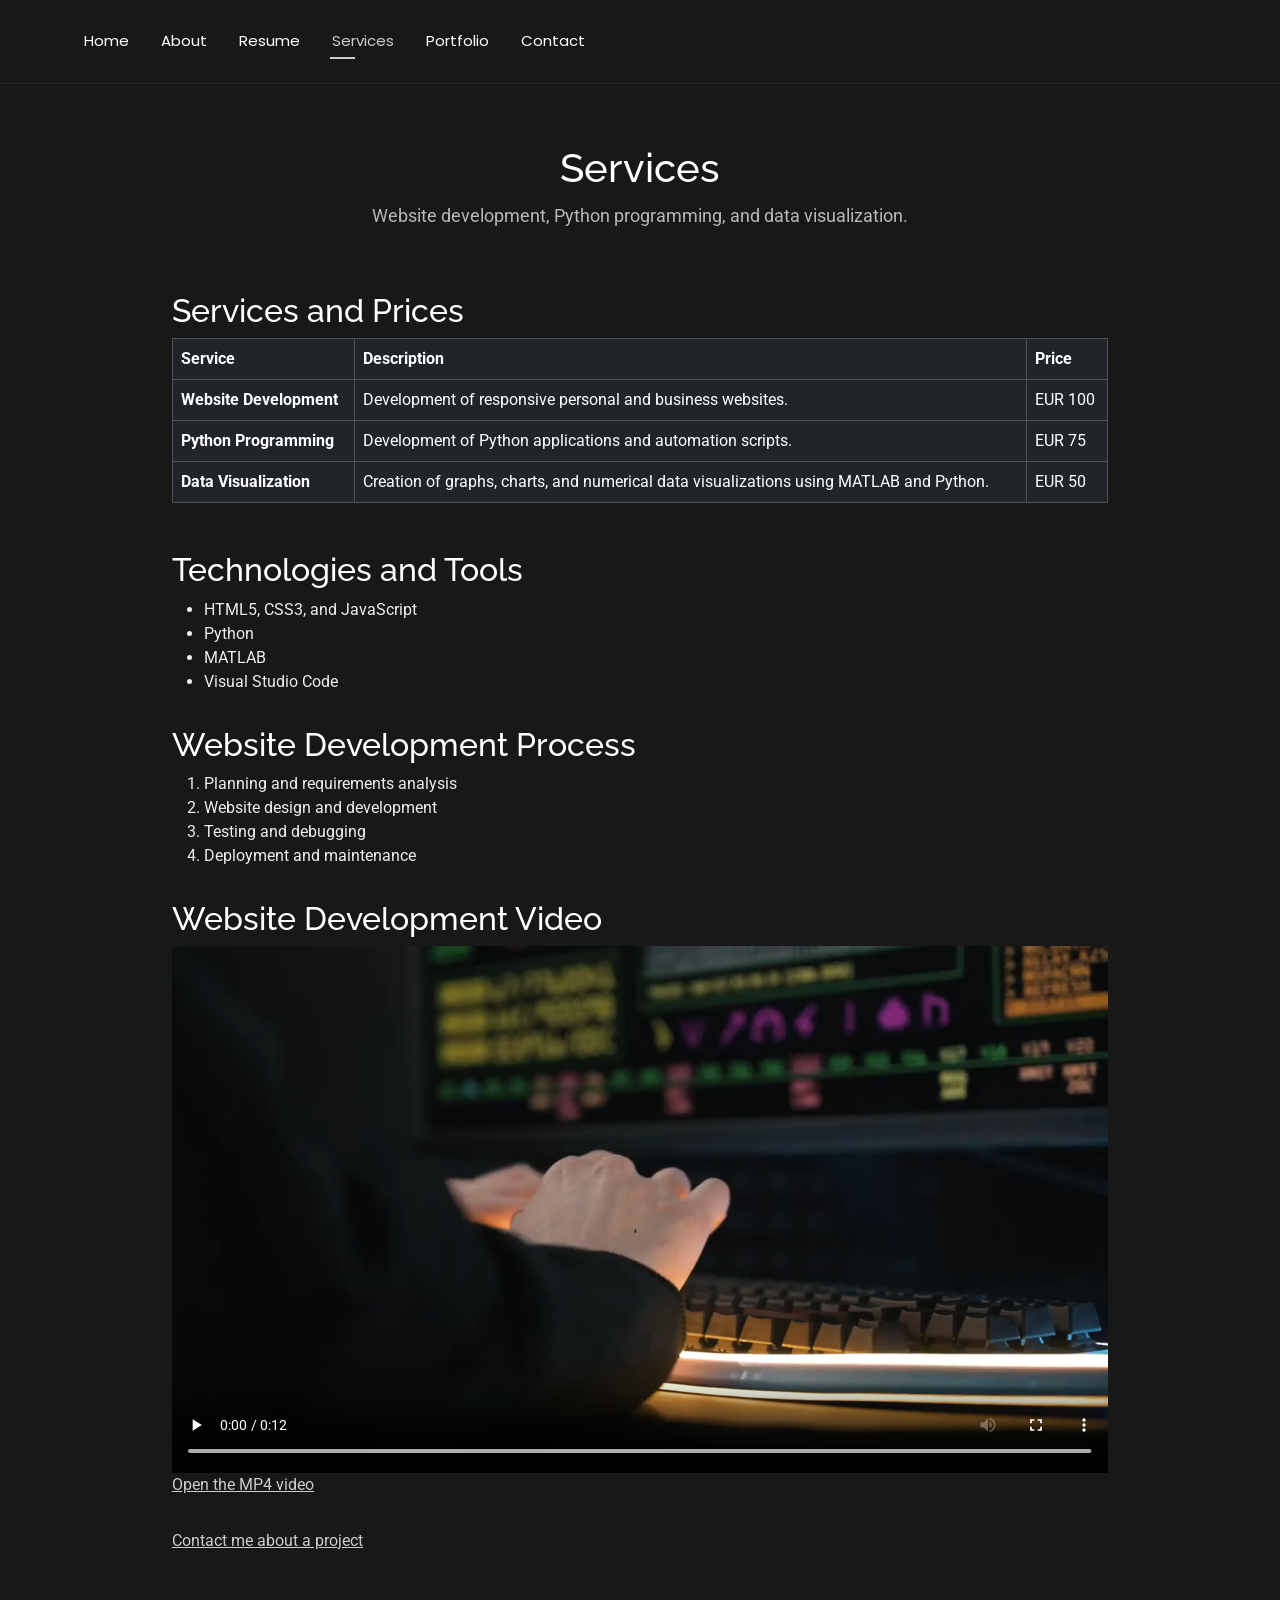
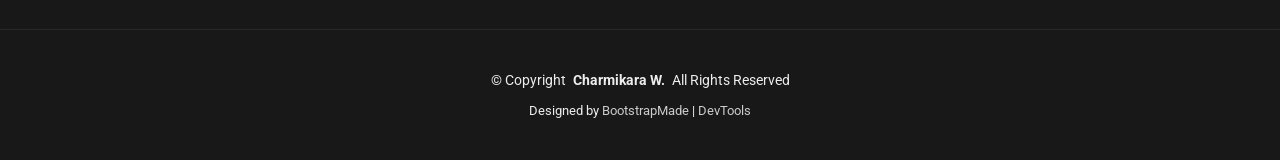
<file: services.html>
<!DOCTYPE html>
<html lang="en">

<head>
  <meta charset="utf-8">
  <meta content="width=device-width, initial-scale=1.0" name="viewport">
  <title>Services - Charmikara W.</title>
  <meta name="description" content="Website development, Python programming, and data visualization services by Charmikara W.">
  <meta name="keywords" content="">

  <!-- Favicons -->
  <link href="assets/img/favicon.png" rel="icon">
  <link href="assets/img/apple-touch-icon.png" rel="apple-touch-icon">

  <!-- Fonts -->
  <link href="https://fonts.googleapis.com" rel="preconnect">
  <link href="https://fonts.gstatic.com" rel="preconnect" crossorigin>
  <link href="https://fonts.googleapis.com/css2?family=Roboto:ital,wght@0,100;0,300;0,400;0,500;0,700;0,900;1,100;1,300;1,400;1,500;1,700;1,900&family=Poppins:ital,wght@0,100;0,200;0,300;0,400;0,500;0,600;0,700;0,800;0,900;1,100;1,200;1,300;1,400;1,500;1,600;1,700;1,800;1,900&family=Raleway:ital,wght@0,100;0,200;0,300;0,400;0,500;0,600;0,700;0,800;0,900;1,100;1,200;1,300;1,400;1,500;1,600;1,700;1,800;1,900&display=swap" rel="stylesheet">

  <!-- Vendor CSS Files -->
  <link href="assets/vendor/bootstrap/css/bootstrap.min.css" rel="stylesheet">
  <link href="assets/vendor/bootstrap-icons/bootstrap-icons.css" rel="stylesheet">
  <link href="assets/vendor/aos/aos.css" rel="stylesheet">
  <link href="assets/vendor/swiper/swiper-bundle.min.css" rel="stylesheet">
  <link href="assets/vendor/glightbox/css/glightbox.min.css" rel="stylesheet">

  <!-- Main CSS File -->
  <link href="assets/css/main.css" rel="stylesheet">

  <!-- =======================================================
  * Template Name: FolioOne
  * Template URL: https://bootstrapmade.com/folioone-bootstrap-portfolio-website-template/
  * Updated: Aug 23 2025 with Bootstrap v5.3.7
  * Author: BootstrapMade.com
  * License: https://bootstrapmade.com/license/
  ======================================================== -->
</head>

<body class="services-page">

  <header id="header" class="header d-flex align-items-center light-background sticky-top">
    <div class="container position-relative d-flex align-items-center justify-content-between">

      <!-- <a href="index.html" class="logo d-flex align-items-center me-auto me-xl-0">
      <img src="assets/img/logo.webp" alt="">
      <h1 class="sitename">FolioOne</h1> 
    </a> -->

      <nav id="navmenu" class="navmenu">
        <ul>
          <li><a href="index.html">Home</a></li>
          <li><a href="about.html">About</a></li>
          <li><a href="resume.html">Resume</a></li>
          <li><a href="services.html" class="active">Services</a></li>
          <li><a href="portfolio.html">Portfolio</a></li>
          <li><a href="contact.html">Contact</a></li>
        </ul>
        <i class="mobile-nav-toggle d-xl-none bi bi-list"></i>
      </nav>



    </div>
  </header>

  <main class="main">
    <section id="services" class="section">
      <header class="container section-title">
        <h1>Services</h1>
        <p>Website development, Python programming, and data visualization.</p>
      </header>

      <div class="container services-content">
        <section aria-labelledby="prices-title">
          <h2 id="prices-title">Services and Prices</h2>
          <div class="table-responsive">
            <table class="table table-dark table-bordered">
              <thead>
                <tr><th scope="col">Service</th><th scope="col">Description</th><th scope="col">Price</th></tr>
              </thead>
              <tbody>
                <tr><th scope="row">Website Development</th><td>Development of responsive personal and business websites.</td><td>EUR 100</td></tr>
                <tr><th scope="row">Python Programming</th><td>Development of Python applications and automation scripts.</td><td>EUR 75</td></tr>
                <tr><th scope="row">Data Visualization</th><td>Creation of graphs, charts, and numerical data visualizations using MATLAB and Python.</td><td>EUR 50</td></tr>
              </tbody>
            </table>
          </div>
        </section>

        <section aria-labelledby="tools-title">
          <h2 id="tools-title">Technologies and Tools</h2>
          <ul>
            <li>HTML5, CSS3, and JavaScript</li>
            <li>Python</li>
            <li>MATLAB</li>
            <li>Visual Studio Code</li>
          </ul>
        </section>

        <section aria-labelledby="process-title">
          <h2 id="process-title">Website Development Process</h2>
          <ol>
            <li>Planning and requirements analysis</li>
            <li>Website design and development</li>
            <li>Testing and debugging</li>
            <li>Deployment and maintenance</li>
          </ol>
        </section>

        <section aria-labelledby="video-title">
          <h2 id="video-title">Website Development Video</h2>
          <video controls playsinline preload="auto" width="1280" height="720" aria-labelledby="video-title">
            <source src="assets/media/website-development.webm" type="video/webm">
            <source src="assets/media/website-development.mp4" type="video/mp4">
            Your browser does not support HTML5 video.
          </video>
          <p><a href="assets/media/website-development.mp4">Open the MP4 video</a></p>
        </section>

        <p><a href="contact.html">Contact me about a project</a></p>
      </div>
    </section>
  </main>

  <footer id="footer" class="footer">

    <div class="container">
      <div class="copyright text-center ">
        <p>© <span>Copyright</span> <strong class="px-1 sitename">Charmikara W.</strong> <span>All Rights Reserved<br></span></p>
      </div>

      <div class="credits">
        <!-- All the links in the footer should remain intact. -->
        <!-- You can delete the links only if you've purchased the pro version. -->
        <!-- Licensing information: https://bootstrapmade.com/license/ -->
        <!-- Purchase the pro version with working PHP/AJAX contact form: [buy-url] -->
        Designed by <a href="https://bootstrapmade.com/">BootstrapMade</a> | <a href="https://bootstrapmade.com/tools/">DevTools</a>
      </div>
    </div>

  </footer>

  <!-- Scroll Top -->
  <a href="#" id="scroll-top" class="scroll-top d-flex align-items-center justify-content-center"><i class="bi bi-arrow-up-short"></i></a>

  <!-- Preloader -->
  <div id="preloader"></div>

  <!-- Vendor JS Files -->
  <script src="assets/vendor/bootstrap/js/bootstrap.bundle.min.js"></script>
  <script src="assets/vendor/php-email-form/validate.js"></script>
  <script src="assets/vendor/aos/aos.js"></script>
  <script src="assets/vendor/typed.js/typed.umd.js"></script>
  <script src="assets/vendor/waypoints/noframework.waypoints.js"></script>
  <script src="assets/vendor/purecounter/purecounter_vanilla.js"></script>
  <script src="assets/vendor/swiper/swiper-bundle.min.js"></script>
  <script src="assets/vendor/imagesloaded/imagesloaded.pkgd.min.js"></script>
  <script src="assets/vendor/isotope-layout/isotope.pkgd.min.js"></script>
  <script src="assets/vendor/glightbox/js/glightbox.min.js"></script>

  <!-- Main JS File -->
  <script src="assets/js/main.js"></script>

</body>

</html>
</file>
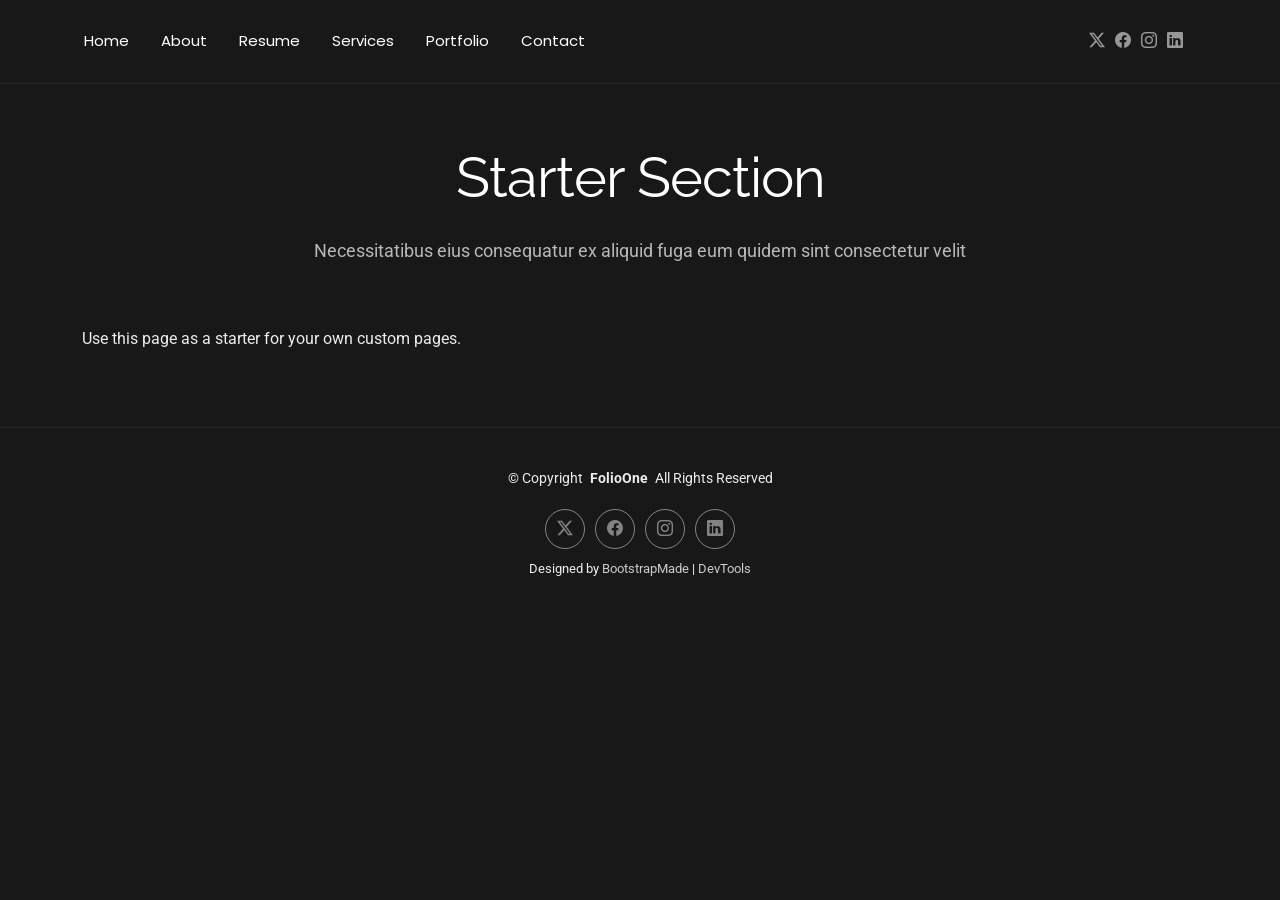
<file: starter-page.html>
<!DOCTYPE html>
<html lang="en">

<head>
  <meta charset="utf-8">
  <meta content="width=device-width, initial-scale=1.0" name="viewport">
  <title>Starter Page - FolioOne Bootstrap Template</title>
  <meta name="description" content="">
  <meta name="keywords" content="">

  <!-- Favicons -->
  <link href="assets/img/favicon.png" rel="icon">
  <link href="assets/img/apple-touch-icon.png" rel="apple-touch-icon">

  <!-- Fonts -->
  <link href="https://fonts.googleapis.com" rel="preconnect">
  <link href="https://fonts.gstatic.com" rel="preconnect" crossorigin>
  <link href="https://fonts.googleapis.com/css2?family=Roboto:ital,wght@0,100;0,300;0,400;0,500;0,700;0,900;1,100;1,300;1,400;1,500;1,700;1,900&family=Poppins:ital,wght@0,100;0,200;0,300;0,400;0,500;0,600;0,700;0,800;0,900;1,100;1,200;1,300;1,400;1,500;1,600;1,700;1,800;1,900&family=Raleway:ital,wght@0,100;0,200;0,300;0,400;0,500;0,600;0,700;0,800;0,900;1,100;1,200;1,300;1,400;1,500;1,600;1,700;1,800;1,900&display=swap" rel="stylesheet">

  <!-- Vendor CSS Files -->
  <link href="assets/vendor/bootstrap/css/bootstrap.min.css" rel="stylesheet">
  <link href="assets/vendor/bootstrap-icons/bootstrap-icons.css" rel="stylesheet">
  <link href="assets/vendor/aos/aos.css" rel="stylesheet">
  <link href="assets/vendor/swiper/swiper-bundle.min.css" rel="stylesheet">
  <link href="assets/vendor/glightbox/css/glightbox.min.css" rel="stylesheet">

  <!-- Main CSS File -->
  <link href="assets/css/main.css" rel="stylesheet">

  <!-- =======================================================
  * Template Name: FolioOne
  * Template URL: https://bootstrapmade.com/folioone-bootstrap-portfolio-website-template/
  * Updated: Aug 23 2025 with Bootstrap v5.3.7
  * Author: BootstrapMade.com
  * License: https://bootstrapmade.com/license/
  ======================================================== -->
</head>

<body class="starter-page-page">

  <header id="header" class="header d-flex align-items-center light-background sticky-top">
    <div class="container position-relative d-flex align-items-center justify-content-between">

      <!-- <a href="index.html" class="logo d-flex align-items-center me-auto me-xl-0">
      <img src="assets/img/logo.webp" alt="">
      <h1 class="sitename">FolioOne</h1> 
    </a> -->

      <nav id="navmenu" class="navmenu">
        <ul>
          <li><a href="index.html">Home</a></li>
          <li><a href="about.html">About</a></li>
          <li><a href="resume.html">Resume</a></li>
          <li><a href="services.html">Services</a></li>
          <li><a href="portfolio.html">Portfolio</a></li>
          <li><a href="contact.html">Contact</a></li>
        </ul>
        <i class="mobile-nav-toggle d-xl-none bi bi-list"></i>
      </nav>

      <div class="header-social-links">
        <a href="#" class="twitter"><i class="bi bi-twitter-x"></i></a>
        <a href="#" class="facebook"><i class="bi bi-facebook"></i></a>
        <a href="#" class="instagram"><i class="bi bi-instagram"></i></a>
        <a href="#" class="linkedin"><i class="bi bi-linkedin"></i></a>
      </div>

    </div>
  </header>

  <main class="main">

    <!-- Starter Section Section -->
    <section id="starter-section" class="starter-section section">

      <!-- Section Title -->
      <div class="container section-title" data-aos="fade-up">
        <h2>Starter Section</h2>
        <p>Necessitatibus eius consequatur ex aliquid fuga eum quidem sint consectetur velit</p>
      </div><!-- End Section Title -->

      <div class="container" data-aos="fade-up">
        <p>Use this page as a starter for your own custom pages.</p>
      </div>

    </section><!-- /Starter Section Section -->

  </main>

  <footer id="footer" class="footer">

    <div class="container">
      <div class="copyright text-center ">
        <p>© <span>Copyright</span> <strong class="px-1 sitename">FolioOne</strong> <span>All Rights Reserved<br></span></p>
      </div>
      <div class="social-links d-flex justify-content-center">
        <a href=""><i class="bi bi-twitter-x"></i></a>
        <a href=""><i class="bi bi-facebook"></i></a>
        <a href=""><i class="bi bi-instagram"></i></a>
        <a href=""><i class="bi bi-linkedin"></i></a>
      </div>
      <div class="credits">
        <!-- All the links in the footer should remain intact. -->
        <!-- You can delete the links only if you've purchased the pro version. -->
        <!-- Licensing information: https://bootstrapmade.com/license/ -->
        <!-- Purchase the pro version with working PHP/AJAX contact form: [buy-url] -->
        Designed by <a href="https://bootstrapmade.com/">BootstrapMade</a> | <a href="https://bootstrapmade.com/tools/">DevTools</a>
      </div>
    </div>

  </footer>

  <!-- Scroll Top -->
  <a href="#" id="scroll-top" class="scroll-top d-flex align-items-center justify-content-center"><i class="bi bi-arrow-up-short"></i></a>

  <!-- Preloader -->
  <div id="preloader"></div>

  <!-- Vendor JS Files -->
  <script src="assets/vendor/bootstrap/js/bootstrap.bundle.min.js"></script>
  <script src="assets/vendor/php-email-form/validate.js"></script>
  <script src="assets/vendor/aos/aos.js"></script>
  <script src="assets/vendor/typed.js/typed.umd.js"></script>
  <script src="assets/vendor/waypoints/noframework.waypoints.js"></script>
  <script src="assets/vendor/purecounter/purecounter_vanilla.js"></script>
  <script src="assets/vendor/swiper/swiper-bundle.min.js"></script>
  <script src="assets/vendor/imagesloaded/imagesloaded.pkgd.min.js"></script>
  <script src="assets/vendor/isotope-layout/isotope.pkgd.min.js"></script>
  <script src="assets/vendor/glightbox/js/glightbox.min.js"></script>

  <!-- Main JS File -->
  <script src="assets/js/main.js"></script>

</body>

</html>
</file>
<file: assets/css/main.css>
/**
* Template Name: FolioOne
* Template URL: https://bootstrapmade.com/folioone-bootstrap-portfolio-website-template/
* Updated: Aug 23 2025 with Bootstrap v5.3.7
* Author: BootstrapMade.com
* License: https://bootstrapmade.com/license/
*/

/*--------------------------------------------------------------
# Font & Color Variables
# Help: https://bootstrapmade.com/color-system/
--------------------------------------------------------------*/
/* Fonts */
:root {
  --default-font: "Roboto",  system-ui, -apple-system, "Segoe UI", Roboto, "Helvetica Neue", Arial, "Noto Sans", "Liberation Sans", sans-serif, "Apple Color Emoji", "Segoe UI Emoji", "Segoe UI Symbol", "Noto Color Emoji";
  --heading-font: "Raleway",  sans-serif;
  --nav-font: "Poppins",  sans-serif;
}

/* Global Colors - The following color variables are used throughout the website. Updating them here will change the color scheme of the entire website */
:root { 
  --background-color: #181818; /* Background color for the entire website, including individual sections */
  --default-color: #ededed; /* Default color used for the majority of the text content across the entire website */
  --heading-color: #ffffff; /* Color for headings, subheadings and title throughout the website */
  --accent-color: #cccccc; /* Accent color that represents your brand on the website. It's used for buttons, links, and other elements that need to stand out */
  --surface-color: #222222; /* The surface color is used as a background of boxed elements within sections, such as cards, icon boxes, or other elements that require a visual separation from the global background. */
  --contrast-color: #181818; /* Contrast color for text, ensuring readability against backgrounds of accent, heading, or default colors. */
}

/* Nav Menu Colors - The following color variables are used specifically for the navigation menu. They are separate from the global colors to allow for more customization options */
:root {
  --nav-color: #ffffff;  /* The default color of the main navmenu links */
  --nav-hover-color: #cccccc; /* Applied to main navmenu links when they are hovered over or active */
  --nav-mobile-background-color: #303030; /* Used as the background color for mobile navigation menu */
  --nav-dropdown-background-color: #111111; /* Used as the background color for dropdown items that appear when hovering over primary navigation items */
  --nav-dropdown-color: #ededed; /* Used for navigation links of the dropdown items in the navigation menu. */
  --nav-dropdown-hover-color: #cccccc; /* Similar to --nav-hover-color, this color is applied to dropdown navigation links when they are hovered over. */
}

/* Color Presets - These classes override global colors when applied to any section or element, providing reuse of the sam color scheme. */

.light-background {
  --background-color: #202020;
  --surface-color: #383838;
}

.dark-background {
  --background-color: #111111;
  --default-color: #ffffff;
  --heading-color: #ffffff;
  --surface-color: #252525;
  --contrast-color: #181818;
}

/* Smooth scroll */
:root {
  scroll-behavior: smooth;
}

/*--------------------------------------------------------------
# General Styling & Shared Classes
--------------------------------------------------------------*/
body {
  color: var(--default-color);
  background-color: var(--background-color);
  font-family: var(--default-font);
}

a {
  color: var(--accent-color);
  text-decoration: none;
  transition: 0.3s;
}

a:hover {
  color: color-mix(in srgb, var(--accent-color), transparent 25%);
  text-decoration: none;
}

h1,
h2,
h3,
h4,
h5,
h6 {
  color: var(--heading-color);
  font-family: var(--heading-font);
}

/* PHP Email Form Messages
------------------------------*/
.php-email-form .error-message {
  display: none;
  background: #444444;
  color: #ffffff;
  text-align: left;
  padding: 15px;
  margin-bottom: 24px;
  font-weight: 600;
}

.php-email-form .sent-message {
  display: none;
  color: #ffffff;
  background: #555555;
  text-align: center;
  padding: 15px;
  margin-bottom: 24px;
  font-weight: 600;
}

.php-email-form .loading {
  display: none;
  background: var(--surface-color);
  text-align: center;
  padding: 15px;
  margin-bottom: 24px;
}

.php-email-form .loading:before {
  content: "";
  display: inline-block;
  border-radius: 50%;
  width: 24px;
  height: 24px;
  margin: 0 10px -6px 0;
  border: 3px solid var(--accent-color);
  border-top-color: var(--surface-color);
  animation: php-email-form-loading 1s linear infinite;
}

@keyframes php-email-form-loading {
  0% {
    transform: rotate(0deg);
  }

  100% {
    transform: rotate(360deg);
  }
}

/*--------------------------------------------------------------
# Global Header
--------------------------------------------------------------*/
.header {
  --background-color: rgba(255, 255, 255, 0);
  color: var(--default-color);
  background-color: var(--background-color);
  padding: 15px 0;
  transition: all 0.5s;
  z-index: 997;
  border-bottom: 1px solid color-mix(in srgb, var(--default-color), transparent 92%);
}

.header .logo {
  line-height: 1;
}

.header .logo img {
  max-height: 36px;
  margin-right: 8px;
}

.header .logo h1 {
  font-size: 32px;
  margin: 0;
  font-weight: 400;
  color: var(--heading-color);
}

.header .header-social-links {
  padding-right: 15px;
}

.header .header-social-links a {
  color: color-mix(in srgb, var(--default-color), transparent 40%);
  padding-left: 6px;
  display: inline-block;
  transition: 0.3s;
  font-size: 16px;
}

.header .header-social-links a:hover {
  color: var(--default-color);
}

.header .header-social-links a i {
  line-height: 0px;
}

@media (max-width: 1200px) {
  .header .logo {
    order: 1;
  }

  .header .header-social-links {
    order: 2;
  }

  .header .navmenu {
    order: 3;
  }
}

/* Global Header on Scroll
------------------------------*/
.scrolled .header {
  --background-color: rgba(24, 24, 24, 0.9);
}

/*--------------------------------------------------------------
# Navigation Menu
--------------------------------------------------------------*/
/* Desktop Navigation */
@media (min-width: 1200px) {
  .navmenu {
    padding: 0;
  }

  .navmenu ul {
    margin: 0;
    padding: 0;
    display: flex;
    list-style: none;
    align-items: center;
  }

  .navmenu li {
    position: relative;
  }

  .navmenu>ul>li {
    white-space: nowrap;
    padding: 15px 28px 15px 0;
  }

  .navmenu>ul>li:last-child {
    padding-right: 0;
  }

  .navmenu a,
  .navmenu a:focus {
    color: var(--nav-color);
    font-size: 15px;
    padding: 0 2px;
    font-family: var(--nav-font);
    font-weight: 400;
    display: flex;
    align-items: center;
    justify-content: space-between;
    white-space: nowrap;
    transition: 0.3s;
    position: relative;
  }

  .navmenu a i,
  .navmenu a:focus i {
    font-size: 12px;
    line-height: 0;
    margin-left: 5px;
    transition: 0.3s;
  }

  .navmenu>ul>li>a:before {
    content: "";
    position: absolute;
    height: 2px;
    bottom: -6px;
    left: 0;
    background-color: var(--nav-hover-color);
    visibility: hidden;
    width: 0px;
    transition: all 0.3s ease-in-out 0s;
  }

  .navmenu a:hover:before,
  .navmenu li:hover>a:before,
  .navmenu .active:before {
    visibility: visible;
    width: 25px;
  }

  .navmenu li:hover>a,
  .navmenu .active,
  .navmenu .active:focus {
    color: var(--nav-hover-color);
  }

  .navmenu .dropdown ul {
    margin: 0;
    padding: 10px 0;
    background: var(--nav-dropdown-background-color);
    display: block;
    position: absolute;
    visibility: hidden;
    left: -5px;
    top: 130%;
    opacity: 0;
    transition: 0.3s;
    border-radius: 4px;
    z-index: 99;
    box-shadow: 0px 0px 30px rgba(0, 0, 0, 0.1);
  }

  .navmenu .dropdown ul li {
    min-width: 200px;
  }

  .navmenu .dropdown ul a {
    padding: 10px 20px;
    font-size: 15px;
    text-transform: none;
    color: var(--nav-dropdown-color);
  }

  .navmenu .dropdown ul a i {
    font-size: 12px;
  }

  .navmenu .dropdown ul a:hover,
  .navmenu .dropdown ul .active:hover,
  .navmenu .dropdown ul li:hover>a {
    color: var(--nav-dropdown-hover-color);
  }

  .navmenu .dropdown:hover>ul {
    opacity: 1;
    top: 100%;
    visibility: visible;
  }

  .navmenu .dropdown .dropdown ul {
    top: 0;
    left: -90%;
    visibility: hidden;
  }

  .navmenu .dropdown .dropdown:hover>ul {
    opacity: 1;
    top: 0;
    left: -100%;
    visibility: visible;
  }
}

/* Mobile Navigation */
@media (max-width: 1199px) {
  .mobile-nav-toggle {
    color: var(--nav-color);
    font-size: 28px;
    line-height: 0;
    margin-right: 10px;
    cursor: pointer;
    transition: color 0.3s;
  }

  .navmenu {
    padding: 0;
    z-index: 9997;
  }

  .navmenu ul {
    display: none;
    list-style: none;
    position: absolute;
    inset: 60px 20px 20px 20px;
    padding: 10px 0;
    margin: 0;
    border-radius: 6px;
    background-color: var(--nav-mobile-background-color);
    border: 1px solid color-mix(in srgb, var(--default-color), transparent 90%);
    box-shadow: none;
    overflow-y: auto;
    transition: 0.3s;
    z-index: 9998;
  }

  .navmenu a,
  .navmenu a:focus {
    color: var(--nav-dropdown-color);
    padding: 10px 20px;
    font-family: var(--nav-font);
    font-size: 17px;
    font-weight: 500;
    display: flex;
    align-items: center;
    justify-content: space-between;
    white-space: nowrap;
    transition: 0.3s;
  }

  .navmenu a i,
  .navmenu a:focus i {
    font-size: 12px;
    line-height: 0;
    margin-left: 5px;
    width: 30px;
    height: 30px;
    display: flex;
    align-items: center;
    justify-content: center;
    border-radius: 50%;
    transition: 0.3s;
    background-color: color-mix(in srgb, var(--accent-color), transparent 90%);
  }

  .navmenu a i:hover,
  .navmenu a:focus i:hover {
    background-color: var(--accent-color);
    color: var(--contrast-color);
  }

  .navmenu a:hover,
  .navmenu .active,
  .navmenu .active:focus {
    color: var(--nav-dropdown-hover-color);
  }

  .navmenu .active i,
  .navmenu .active:focus i {
    background-color: var(--accent-color);
    color: var(--contrast-color);
    transform: rotate(180deg);
  }

  .navmenu .dropdown ul {
    position: static;
    display: none;
    z-index: 99;
    padding: 10px 0;
    margin: 10px 20px;
    background-color: var(--nav-dropdown-background-color);
    transition: all 0.5s ease-in-out;
  }

  .navmenu .dropdown ul ul {
    background-color: rgba(37, 37, 37, 0.1);
  }

  .navmenu .dropdown>.dropdown-active {
    display: block;
    background-color: rgba(37, 37, 37, 0.03);
  }

  .mobile-nav-active {
    overflow: hidden;
  }

  .mobile-nav-active .mobile-nav-toggle {
    color: #fff;
    position: absolute;
    font-size: 32px;
    top: 15px;
    right: 15px;
    margin-right: 0;
    z-index: 9999;
  }

  .mobile-nav-active .navmenu {
    position: fixed;
    overflow: hidden;
    inset: 0;
    background: rgba(37, 37, 37, 0.8);
    transition: 0.3s;
  }

  .mobile-nav-active .navmenu>ul {
    display: block;
  }
}

/*--------------------------------------------------------------
# Global Footer
--------------------------------------------------------------*/
.footer {
  color: var(--default-color);
  background-color: var(--background-color);
  font-size: 14px;
  padding: 40px 0;
  position: relative;
  border-top: 1px solid color-mix(in srgb, var(--default-color), transparent 92%);
}

.footer .copyright p {
  margin-bottom: 0;
}

.footer .social-links {
  margin-top: 20px;
}

.footer .social-links a {
  display: flex;
  align-items: center;
  justify-content: center;
  width: 40px;
  height: 40px;
  border-radius: 50%;
  border: 1px solid color-mix(in srgb, var(--default-color), transparent 50%);
  font-size: 16px;
  color: color-mix(in srgb, var(--default-color), transparent 50%);
  margin: 0 5px;
  transition: 0.3s;
}

.footer .social-links a:hover {
  color: var(--accent-color);
  border-color: var(--accent-color);
}

.footer .credits {
  margin-top: 10px;
  font-size: 13px;
  text-align: center;
}

/*--------------------------------------------------------------
# Preloader
--------------------------------------------------------------*/
#preloader {
  position: fixed;
  inset: 0;
  z-index: 9999;
  overflow: hidden;
  background-color: var(--background-color);
  transition: all 0.6s ease-out;
  width: 100%;
  height: 100vh;
}

#preloader:before,
#preloader:after {
  content: "";
  position: absolute;
  border: 4px solid var(--accent-color);
  border-radius: 50%;
  animation: animate-preloader 2s cubic-bezier(0, 0.2, 0.8, 1) infinite;
}

#preloader:after {
  animation-delay: -0.5s;
}

@keyframes animate-preloader {
  0% {
    width: 10px;
    height: 10px;
    top: calc(50% - 5px);
    left: calc(50% - 5px);
    opacity: 1;
  }

  100% {
    width: 72px;
    height: 72px;
    top: calc(50% - 36px);
    left: calc(50% - 36px);
    opacity: 0;
  }
}

/*--------------------------------------------------------------
# Scroll Top Button
--------------------------------------------------------------*/
.scroll-top {
  position: fixed;
  visibility: hidden;
  opacity: 0;
  right: 15px;
  bottom: -15px;
  z-index: 99999;
  background-color: var(--accent-color);
  width: 44px;
  height: 44px;
  border-radius: 50px;
  transition: all 0.4s;
}

.scroll-top i {
  font-size: 24px;
  color: var(--contrast-color);
  line-height: 0;
}

.scroll-top:hover {
  background-color: color-mix(in srgb, var(--accent-color), transparent 20%);
  color: var(--contrast-color);
}

.scroll-top.active {
  visibility: visible;
  opacity: 1;
  bottom: 15px;
}

/*--------------------------------------------------------------
# Disable aos animation delay on mobile devices
--------------------------------------------------------------*/
@media screen and (max-width: 768px) {
  [data-aos-delay] {
    transition-delay: 0 !important;
  }
}

/*--------------------------------------------------------------
# Global Page Titles & Breadcrumbs
--------------------------------------------------------------*/
.page-title {
  color: var(--default-color);
  background-color: var(--background-color);
  position: relative;
}

.page-title .heading {
  padding: 80px 0;
  border-top: 1px solid color-mix(in srgb, var(--default-color), transparent 90%);
}

.page-title .heading h1 {
  font-size: 38px;
  font-weight: 700;
}

.page-title nav {
  background-color: color-mix(in srgb, var(--default-color), transparent 96%);
  padding: 20px 0;
}

.page-title nav ol {
  display: flex;
  flex-wrap: wrap;
  list-style: none;
  padding: 0;
  margin: 0;
  font-size: 16px;
  font-weight: 400;
}

.page-title nav ol li+li {
  padding-left: 10px;
}

.page-title nav ol li+li::before {
  content: "/";
  display: inline-block;
  padding-right: 10px;
  color: color-mix(in srgb, var(--default-color), transparent 70%);
}

/*--------------------------------------------------------------
# Global Sections
--------------------------------------------------------------*/
section,
.section {
  color: var(--default-color);
  background-color: var(--background-color);
  padding: 60px 0;
  scroll-margin-top: 100px;
  overflow: clip;
}

@media (max-width: 1199px) {

  section,
  .section {
    scroll-margin-top: 66px;
  }
}

/*--------------------------------------------------------------
# Global Section Titles
--------------------------------------------------------------*/
.section-title {
  text-align: center;
  padding-bottom: 60px;
  position: relative;
}

.section-title h2 {
  font-size: 3.5rem;
  font-weight: 400;
  line-height: 1.2;
  color: var(--heading-color);
  margin-bottom: 1.5rem;
  letter-spacing: -1px;
}

@media (max-width: 768px) {
  .section-title h2 {
    font-size: 2.5rem;
  }
}

.section-title p {
  font-size: 1.125rem;
  line-height: 1.8;
  color: color-mix(in srgb, var(--default-color), transparent 25%);
  max-width: 900px;
  margin: 0 auto;
  text-wrap: balance;
}

/*--------------------------------------------------------------
# Hero Section
--------------------------------------------------------------*/
.hero {
  padding: 80px 0;
  min-height: 100vh;
  display: flex;
  align-items: center;
}

.hero .hero-content h1 {
  font-size: 3.5rem;
  font-weight: 700;
  margin-bottom: 1rem;
  line-height: 1.2;
}

.hero .hero-content h1 .highlight {
  color: var(--accent-color);
  position: relative;
}

.hero .hero-content h1 .highlight::after {
  content: "";
  position: absolute;
  bottom: 0;
  left: 0;
  width: 100%;
  height: 3px;
  background: linear-gradient(90deg, var(--accent-color), color-mix(in srgb, var(--accent-color), transparent 50%));
  border-radius: 2px;
}

@media (max-width: 768px) {
  .hero .hero-content h1 {
    font-size: 2.5rem;
  }
}

.hero .hero-content h2 {
  font-size: 1.5rem;
  font-weight: 400;
  margin-bottom: 2rem;
  color: color-mix(in srgb, var(--default-color), transparent 20%);
}

.hero .hero-content h2 .typed {
  color: var(--accent-color);
  font-weight: 600;
}

@media (max-width: 768px) {
  .hero .hero-content h2 {
    font-size: 1.25rem;
  }
}

.hero .hero-content p {
  font-size: 1.1rem;
  line-height: 1.6;
  margin-bottom: 2.5rem;
  color: color-mix(in srgb, var(--default-color), transparent 30%);
}

.hero .hero-actions {
  display: flex;
  gap: 1rem;
  margin-bottom: 3rem;
}

.hero .hero-actions .btn {
  padding: 12px 30px;
  border-radius: 50px;
  font-weight: 600;
  text-decoration: none;
  transition: all 0.3s ease;
  border: 2px solid;
}

.hero .hero-actions .btn.btn-primary {
  background: var(--accent-color);
  color: var(--contrast-color);
  border-color: var(--accent-color);
}

.hero .hero-actions .btn.btn-primary:hover {
  background: color-mix(in srgb, var(--accent-color), black 15%);
  border-color: color-mix(in srgb, var(--accent-color), black 15%);
  transform: translateY(-2px);
}

.hero .hero-actions .btn.btn-outline {
  background: transparent;
  color: var(--accent-color);
  border-color: var(--accent-color);
}

.hero .hero-actions .btn.btn-outline:hover {
  transform: translateY(-2px);
}

@media (max-width: 576px) {
  .hero .hero-actions {
    flex-direction: column;
  }

  .hero .hero-actions .btn {
    text-align: center;
  }
}

.hero .social-links {
  display: flex;
  gap: 1rem;
}

.hero .social-links a {
  width: 45px;
  height: 45px;
  background: var(--surface-color);
  border-radius: 50%;
  display: flex;
  align-items: center;
  justify-content: center;
  color: var(--default-color);
  font-size: 1.2rem;
  transition: all 0.3s ease;
}

.hero .social-links a:hover {
  background: var(--accent-color);
  color: var(--contrast-color);
  transform: translateY(-3px);
  box-shadow: 0 8px 25px color-mix(in srgb, var(--accent-color), transparent 70%);
}

.hero .hero-image {
  position: relative;
}

.hero .hero-image .image-wrapper {
  position: relative;
  max-width: 450px;
  margin: 0 auto;
}

.hero .hero-image .image-wrapper img {
  border-radius: 20px;
  box-shadow: 0 5px 15px color-mix(in srgb, var(--default-color), transparent 95%);
  transition: transform 0.3s ease;
}

.hero .hero-image .image-wrapper img:hover {
  transform: scale(1.02);
}

.hero .hero-image .floating-elements {
  position: absolute;
  top: 0;
  left: 0;
  right: 0;
  bottom: 0;
  pointer-events: none;
}

.hero .hero-image .floating-elements .floating-card {
  position: absolute;
  background: var(--surface-color);
  padding: 15px 20px;
  border-radius: 15px;
  box-shadow: 0 10px 30px color-mix(in srgb, var(--default-color), transparent 90%);
  display: flex;
  align-items: center;
  gap: 10px;
  font-weight: 600;
  animation: float 3s ease-in-out infinite;
}

.hero .hero-image .floating-elements .floating-card i {
  font-size: 1.5rem;
  color: var(--accent-color);
}

.hero .hero-image .floating-elements .floating-card.design {
  top: 10%;
  right: -10%;
  animation-delay: 0s;
}

.hero .hero-image .floating-elements .floating-card.code {
  bottom: 30%;
  left: -15%;
  animation-delay: 1s;
}

.hero .hero-image .floating-elements .floating-card.creativity {
  top: 60%;
  right: -5%;
  animation-delay: 2s;
}

@media (max-width: 992px) {
  .hero .hero-image .floating-elements .floating-card {
    display: none;
  }
}

@keyframes float {

  0%,
  100% {
    transform: translateY(0px);
  }

  50% {
    transform: translateY(-10px);
  }
}

@media (max-width: 992px) {
  .hero .hero-content {
    text-align: center;
    margin-bottom: 3rem;
  }
}

/*--------------------------------------------------------------
# About Section
--------------------------------------------------------------*/
.about .intro-content .eyebrow {
  display: inline-block;
  letter-spacing: 0.12em;
  text-transform: uppercase;
  font-size: 12px;
  color: color-mix(in srgb, var(--default-color), transparent 40%);
  margin-bottom: 16px;
}

.about .intro-content .headline {
  font-family: var(--heading-font);
  font-weight: 300;
  line-height: 1.2;
  font-size: clamp(28px, 4vw, 44px);
  margin: 0 0 24px 0;
}

.about .intro-content .lead {
  font-size: 18px;
  line-height: 1.8;
  color: color-mix(in srgb, var(--default-color), transparent 10%);
  margin-bottom: 24px;
}

.about .intro-content p {
  line-height: 1.8;
  margin-bottom: 24px;
  color: color-mix(in srgb, var(--default-color), transparent 5%);
}

.about .intro-content .cta-group {
  display: flex;
  gap: 24px;
  align-items: center;
  margin-top: 24px;
}

.about .intro-content .cta-group .btn-ghost {
  display: inline-flex;
  align-items: center;
  gap: 8px;
  padding: 12px 18px;
  border-radius: 6px;
  color: var(--accent-color);
  background: color-mix(in srgb, var(--accent-color), transparent 92%);
  border: 1px solid color-mix(in srgb, var(--accent-color), transparent 70%);
  transition: 0.3s ease-in-out;
}

.about .intro-content .cta-group .btn-ghost:hover,
.about .intro-content .cta-group .btn-ghost:focus {
  color: var(--contrast-color);
  background: var(--accent-color);
  border-color: var(--accent-color);
  outline: none;
  box-shadow: 0 0 0 3px color-mix(in srgb, var(--accent-color), transparent 70%);
}

.about .intro-content .cta-group .link-underline {
  display: inline-flex;
  align-items: center;
  gap: 8px;
  position: relative;
  color: var(--accent-color);
  padding-bottom: 4px;
  transition: 0.3s ease-in-out;
}

.about .intro-content .cta-group .link-underline::after {
  content: "";
  position: absolute;
  left: 0;
  right: 0;
  bottom: 0;
  height: 1px;
  background: color-mix(in srgb, var(--accent-color), transparent 40%);
  transform: scaleX(0.4);
  transform-origin: left;
  transition: 0.3s ease-in-out;
}

.about .intro-content .cta-group .link-underline:hover,
.about .intro-content .cta-group .link-underline:focus {
  color: color-mix(in srgb, var(--accent-color), transparent 10%);
  outline: none;
}

.about .intro-content .cta-group .link-underline:hover::after,
.about .intro-content .cta-group .link-underline:focus::after {
  transform: scaleX(1);
}

.about .profile-figure {
  margin: 0;
}

.about .profile-figure .profile-photo {
  width: 88%;
  max-width: 440px;
  border-radius: 18px;
  box-shadow: 0 10px 30px color-mix(in srgb, var(--default-color), transparent 92%);
  transform: translateY(0);
  transition: transform 0.3s ease-in-out;
}

.about .profile-figure .profile-caption {
  margin-top: 24px;
  display: flex;
  align-items: center;
  justify-content: center;
}

.about .profile-figure .profile-caption .meta {
  font-size: 14px;
  color: color-mix(in srgb, var(--default-color), transparent 20%);
}

.about .profile-figure .profile-caption .meta .funfact {
  font-size: 13px;
  margin-top: 4px;
  color: color-mix(in srgb, var(--default-color), transparent 35%);
}

.about .profile-figure:hover .profile-photo {
  transform: translateY(-4px);
}

.about .skill-item {
  padding: 24px;
  border-radius: 6px;
  transition: 0.3s ease-in-out;
  background: color-mix(in srgb, var(--surface-color), var(--accent-color) 2%);
  border: 1px solid color-mix(in srgb, var(--default-color), transparent 88%);
  height: 100%;
}

.about .skill-item i {
  font-size: 24px;
  color: var(--accent-color);
  margin-bottom: 16px;
  display: inline-block;
}

.about .skill-item h3 {
  font-size: 16px;
  margin-bottom: 6px;
  font-weight: 500;
}

.about .skill-item p {
  margin: 0;
  font-size: 14px;
  color: color-mix(in srgb, var(--default-color), transparent 25%);
}

.about .skill-item:hover {
  transform: translateY(-3px);
  border-color: color-mix(in srgb, var(--accent-color), transparent 60%);
  box-shadow: 0 10px 30px color-mix(in srgb, var(--default-color), transparent 92%);
}

.about .timeline-item {
  position: relative;
  padding-left: 26px;
}

.about .timeline-item time {
  display: inline-block;
  font-size: 12px;
  letter-spacing: 0.08em;
  text-transform: uppercase;
  color: color-mix(in srgb, var(--default-color), transparent 45%);
  margin-bottom: 6px;
}

.about .timeline-item h4 {
  font-size: 18px;
  font-weight: 400;
  margin: 0 0 6px;
}

.about .timeline-item p {
  font-size: 14px;
  color: color-mix(in srgb, var(--default-color), transparent 25%);
  margin: 0;
}

.about .timeline-item .dot {
  position: absolute;
  left: 0;
  top: 4px;
  width: 10px;
  height: 10px;
  border-radius: 50%;
  background: var(--accent-color);
  box-shadow: 0 0 0 6px color-mix(in srgb, var(--accent-color), transparent 80%);
}

.about .personal-quote {
  padding: 24px 0;
}

.about .personal-quote p {
  font-family: var(--heading-font);
  font-weight: 300;
  font-size: clamp(20px, 3vw, 28px);
  line-height: 1.5;
  color: color-mix(in srgb, var(--default-color), transparent 5%);
  margin: 0 auto;
  max-width: 800px;
}

.about .fact-pill {
  display: flex;
  align-items: center;
  justify-content: center;
  gap: 10px;
  padding: 10px 14px;
  border-radius: 999px;
  border: 1px solid color-mix(in srgb, var(--default-color), transparent 85%);
  background: var(--surface-color);
  color: color-mix(in srgb, var(--default-color), transparent 10%);
  transition: 0.3s ease-in-out;
}

.about .fact-pill i {
  color: var(--accent-color);
}

.about .fact-pill span {
  font-size: 14px;
}

.about .fact-pill:hover {
  transform: translateY(-2px);
  border-color: color-mix(in srgb, var(--accent-color), transparent 60%);
  box-shadow: 0 10px 30px color-mix(in srgb, var(--default-color), transparent 92%);
}

.about .fact-pill:focus-within {
  box-shadow: 0 0 0 3px color-mix(in srgb, var(--accent-color), transparent 70%);
}

@media (max-width: 992px) {
  .about .profile-figure {
    text-align: center !important;
  }

  .about .profile-figure .profile-photo {
    width: 72%;
  }

  .about .intro-content .cta-group {
    flex-wrap: wrap;
  }
}

@media (max-width: 576px) {
  .about .profile-figure .profile-photo {
    width: 100%;
  }
}

/*--------------------------------------------------------------
# Skills Section
--------------------------------------------------------------*/
.skills .skill-box {
  background-color: var(--surface-color);
  padding: 2rem;
  border-radius: 8px;
  box-shadow: 0 0 20px rgba(0, 0, 0, 0.05);
}

.skills .skill-box h3 {
  font-size: 1.2rem;
  margin-bottom: 1rem;
  font-weight: 600;
}

.skills .skill-box p {
  font-size: 0.9rem;
  margin-bottom: 0.8rem;
  opacity: 0.6;
}

.skills .skill-box .progress {
  background-color: color-mix(in srgb, var(--accent-color), transparent 85%);
  border-radius: 50px;
  height: 8px;
  margin-top: 5px;
  overflow: hidden;
}

.skills .skill-box .progress .progress-bar {
  background-color: var(--accent-color);
  height: 100%;
  position: relative;
  border-radius: 50px;
  transition: 0.9s;
  width: 1px;
}

/*--------------------------------------------------------------
# Stats Section
--------------------------------------------------------------*/
.stats .avatars {
  position: relative;
}

.stats .avatars img {
  width: 60px;
  height: 60px;
  border: 3px solid var(--accent-color);
  margin-right: -15px;
  transition: transform 0.3s ease;
}

.stats .avatars img:hover {
  transform: translateY(-5px);
  z-index: 2;
}

.stats .counters h2 {
  color: var(--heading-color);
  font-size: 48px;
  font-weight: 700;
  margin-bottom: 10px;
}

.stats .counters h2 span {
  display: inline-block;
}

.stats .counters p {
  color: var(--default-color);
  font-size: 18px;
  margin: 0;
  opacity: 0.9;
}

@media (max-width: 991px) {
  .stats .row {
    text-align: center;
  }

  .stats .avatars {
    justify-content: center;
    margin-bottom: 40px;
  }

  .stats .counters h2 {
    font-size: 36px;
  }

  .stats .counters p {
    font-size: 16px;
  }

  .stats .counters .col-md-4 {
    margin-bottom: 30px;
  }

  .stats .counters .col-md-4:last-child {
    margin-bottom: 0;
  }
}

@media (max-width: 576px) {
  .stats {
    padding: 60px 0;
  }

  .stats .avatars {
    flex-wrap: wrap;
    justify-content: center;
  }

  .stats .avatars img {
    margin: 0 -8px;
  }
}

/*--------------------------------------------------------------
# Testimonials Section
--------------------------------------------------------------*/
.testimonials .testimonials-carousel,
.testimonials .testimonials-slider {
  overflow: hidden;
}

.testimonials .testimonial-item .testimonial-content {
  border-left: 3px solid var(--accent-color);
  padding-left: 30px;
}

.testimonials .testimonial-item .testimonial-img {
  border-radius: 50%;
  border: 4px solid var(--background-color);
  margin: 0 auto;
}

.testimonials .testimonial-item h3 {
  font-size: 20px;
  font-weight: bold;
  margin: 10px 0 5px 0;
}

.testimonials .testimonial-item h4 {
  font-size: 14px;
  color: color-mix(in srgb, var(--default-color), transparent 40%);
  margin: 0 0 10px 0;
}

.testimonials .testimonial-item .stars i {
  color: #cccccc;
  margin: 0 1px;
}

.testimonials .testimonial-item .quote-icon-left,
.testimonials .testimonial-item .quote-icon-right {
  color: color-mix(in srgb, var(--accent-color), transparent 50%);
  font-size: 26px;
  line-height: 0;
}

.testimonials .testimonial-item .quote-icon-left {
  display: inline-block;
  left: -5px;
  position: relative;
}

.testimonials .testimonial-item .quote-icon-right {
  display: inline-block;
  right: -5px;
  position: relative;
  top: 10px;
  transform: scale(-1, -1);
}

.testimonials .testimonial-item p {
  font-style: italic;
}

.testimonials .swiper-wrapper {
  height: auto;
}

.testimonials .swiper-pagination {
  margin-top: 30px;
  position: relative;
}

.testimonials .swiper-pagination .swiper-pagination-bullet {
  width: 12px;
  height: 12px;
  background-color: color-mix(in srgb, var(--default-color), transparent 85%);
  opacity: 1;
}

.testimonials .swiper-pagination .swiper-pagination-bullet-active {
  background-color: var(--accent-color);
}

/*--------------------------------------------------------------
# Resume Section
--------------------------------------------------------------*/
.resume .resume-item {
  margin-bottom: 3rem;
}

.resume .resume-item .resume-title {
  font-size: 1.75rem;
  font-weight: 700;
  margin-bottom: 1.5rem;
  padding-bottom: 1.5rem;
  position: relative;
  color: var(--heading-color);
}

.resume .resume-item .resume-title::after {
  content: "";
  position: absolute;
  display: block;
  width: 50px;
  height: 3px;
  background: var(--accent-color);
  bottom: 0;
  left: 0;
}

.resume .resume-item .resume-content {
  padding-left: 1.25rem;
  border-left: 2px solid color-mix(in srgb, var(--accent-color), transparent 85%);
}

.resume .resume-item article {
  position: relative;
  margin-bottom: 2.5rem;
}

.resume .resume-item article::before {
  content: "";
  position: absolute;
  width: 16px;
  height: 16px;
  border-radius: 50%;
  left: -1.8rem;
  top: 0.25rem;
  background: var(--background-color);
  border: 2px solid var(--accent-color);
}

.resume .resume-item article h4 {
  font-size: 1.25rem;
  font-weight: 600;
  margin-bottom: 0.5rem;
  color: var(--heading-color);
}

.resume .resume-item article h5 {
  font-size: 1rem;
  background: color-mix(in srgb, var(--accent-color), transparent 92%);
  padding: 0.375rem 0.75rem;
  display: inline-block;
  font-weight: 600;
  margin: 0.5rem 0;
  color: var(--accent-color);
  border-radius: 4px;
}

.resume .resume-item article .institution,
.resume .resume-item article .company {
  font-size: 1rem;
  margin-bottom: 1rem;
  color: color-mix(in srgb, var(--default-color), transparent 25%);
}

.resume .resume-item article p {
  margin-bottom: 1rem;
}

.resume .resume-item article ul {
  padding-left: 1.25rem;
  margin-bottom: 0;
}

.resume .resume-item article ul li {
  padding-bottom: 0.75rem;
  position: relative;
}

.resume .resume-item article ul li:last-child {
  padding-bottom: 0;
}

.resume .skill-item {
  margin-bottom: 2rem;
}

.resume .skill-item h4 {
  font-size: 1rem;
  font-weight: 600;
  margin-bottom: 0.75rem;
  color: var(--heading-color);
}

.resume .skill-item .progress {
  height: 0.75rem;
  background-color: color-mix(in srgb, var(--accent-color), transparent 92%);
  border-radius: 1rem;
  overflow: visible;
}

.resume .skill-item .progress .progress-bar {
  background-color: var(--accent-color);
  position: relative;
  border-radius: 1rem;
  width: 0;
  transition: width 1s ease;
}

.resume .skill-item .progress .progress-bar::after {
  content: attr(aria-valuenow) "%";
  position: absolute;
  right: 0;
  top: -1.75rem;
  font-size: 0.875rem;
  font-weight: 600;
  color: var(--accent-color);
}

@media (max-width: 991.98px) {
  .resume .resume-item {
    margin-bottom: 2rem;
  }
}

@media (max-width: 767.98px) {
  .resume .resume-content {
    padding-left: 1rem !important;
  }

  .resume article::before {
    left: -2rem !important;
  }
}

/*--------------------------------------------------------------
# Services Section
--------------------------------------------------------------*/
.services .service-item {
  display: flex;
  background-color: var(--surface-color);
  border-radius: 12px;
  padding: 2rem;
  height: 100%;
  position: relative;
  overflow: hidden;
  box-shadow: 0 5px 20px rgba(0, 0, 0, 0.03);
  transition: all 0.4s ease;
}

.services .service-item::before {
  content: "";
  position: absolute;
  left: 0;
  top: 0;
  height: 100%;
  width: 4px;
  background-color: var(--accent-color);
  transform: scaleY(0);
  transform-origin: bottom;
  transition: transform 0.4s cubic-bezier(0.65, 0, 0.35, 1);
}

.services .service-item:hover {
  box-shadow: 0 10px 30px rgba(0, 0, 0, 0.08);
  transform: translateY(-5px);
}

.services .service-item:hover::before {
  transform: scaleY(1);
}

.services .service-item:hover .service-icon {
  background-color: var(--accent-color);
  color: var(--contrast-color);
  transform: rotateY(180deg);
}

.services .service-item:hover .service-icon i {
  transform: rotateY(180deg);
}

.services .service-item:hover .service-link i {
  transform: translateX(5px);
}

.services .service-icon {
  flex-shrink: 0;
  width: 70px;
  height: 70px;
  border-radius: 12px;
  background-color: color-mix(in srgb, var(--accent-color), transparent 90%);
  color: var(--accent-color);
  display: flex;
  align-items: center;
  justify-content: center;
  margin-right: 1.5rem;
  transition: all 0.5s ease;
}

.services .service-icon i {
  font-size: 2rem;
  transition: transform 0.5s ease;
}

.services .service-content {
  flex-grow: 1;
  min-width: 0;
}

.services .service-content h3 {
  font-size: 1.4rem;
  margin-bottom: 1rem;
  font-weight: 700;
  color: var(--heading-color);
}

.services .service-content p {
  margin-bottom: 1.25rem;
  color: color-mix(in srgb, var(--default-color), transparent 20%);
}

.services .service-link {
  display: inline-flex;
  align-items: center;
  color: var(--accent-color);
  font-weight: 600;
  text-decoration: none;
  transition: color 0.3s ease;
}

.services .service-link span {
  margin-right: 0.5rem;
}

.services .service-link i {
  transition: transform 0.3s ease;
}

.services .service-link:hover {
  color: color-mix(in srgb, var(--accent-color), transparent 25%);
}

@media (max-width: 767.98px) {
  .services .service-item {
    padding: 1.5rem;
    margin-bottom: 1rem;
  }

  .services .service-icon {
    width: 60px;
    height: 60px;
    margin-right: 1rem;
  }

  .services .service-icon i {
    font-size: 1.5rem;
  }

  .services .service-content h3 {
    font-size: 1.2rem;
    margin-bottom: 0.75rem;
  }

  .services .service-content p {
    margin-bottom: 1rem;
    font-size: 0.95rem;
  }
}

@media (max-width: 575.98px) {
  .services .service-item {
    flex-direction: column;
    text-align: center;
  }

  .services .service-item::before {
    width: 100%;
    height: 4px;
    transform: scaleX(0);
    transform-origin: left;
  }

  .services .service-item:hover::before {
    transform: scaleX(1);
  }

  .services .service-icon {
    margin-right: 0;
    margin-bottom: 1.25rem;
  }

  .services .service-link {
    justify-content: center;
  }
}

/*--------------------------------------------------------------
# Service Details Section
--------------------------------------------------------------*/
.service-details .service-hero {
  margin-bottom: 4rem;
}

.service-details .service-hero .service-meta {
  display: flex;
  align-items: center;
  gap: 1rem;
  margin-bottom: 1.5rem;
}

.service-details .service-hero .service-meta .service-category {
  background: color-mix(in srgb, var(--accent-color), transparent 85%);
  color: var(--accent-color);
  padding: 0.5rem 1rem;
  border-radius: 20px;
  font-size: 0.85rem;
  font-weight: 500;
  letter-spacing: 0.5px;
}

.service-details .service-hero .service-meta .reading-time {
  color: color-mix(in srgb, var(--default-color), transparent 50%);
  font-size: 0.9rem;
  font-weight: 300;
}

.service-details .service-hero h1 {
  font-size: 3.5rem;
  font-weight: 300;
  line-height: 1.2;
  margin-bottom: 1.5rem;
  color: var(--heading-color);
  letter-spacing: -0.02em;
}

.service-details .service-hero .service-description {
  font-size: 1.25rem;
  line-height: 1.7;
  color: color-mix(in srgb, var(--default-color), transparent 25%);
  font-weight: 300;
  margin: 0;
}

.service-details .service-visual {
  margin-bottom: 4rem;
  overflow: hidden;
  border-radius: 4px;
}

.service-details .service-visual img {
  width: 100%;
  height: 400px;
  object-fit: cover;
  transition: transform 0.5s ease;
}

.service-details .service-visual img:hover {
  transform: scale(1.02);
}

.service-details .service-narrative {
  margin-bottom: 5rem;
}

.service-details .service-narrative h3 {
  font-size: 2rem;
  font-weight: 300;
  margin-bottom: 2rem;
  color: var(--heading-color);
  letter-spacing: -0.01em;
}

.service-details .service-narrative p {
  font-size: 1.1rem;
  line-height: 1.8;
  margin-bottom: 2rem;
  color: var(--default-color);
  font-weight: 300;
}

.service-details .benefits-grid {
  display: grid;
  grid-template-columns: repeat(auto-fit, minmax(280px, 1fr));
  gap: 2.5rem;
  margin-top: 3rem;
}

.service-details .benefits-grid .benefit-card {
  text-align: center;
  padding: 0;
}

.service-details .benefits-grid .benefit-card .benefit-icon {
  width: 60px;
  height: 60px;
  background: color-mix(in srgb, var(--accent-color), transparent 90%);
  border-radius: 50%;
  display: flex;
  align-items: center;
  justify-content: center;
  margin: 0 auto 1.5rem;
  transition: all 0.3s ease;
}

.service-details .benefits-grid .benefit-card .benefit-icon i {
  font-size: 1.5rem;
  color: var(--accent-color);
}

.service-details .benefits-grid .benefit-card:hover .benefit-icon {
  background: var(--accent-color);
  transform: translateY(-2px);
}

.service-details .benefits-grid .benefit-card:hover .benefit-icon i {
  color: var(--contrast-color);
}

.service-details .benefits-grid .benefit-card h4 {
  font-size: 1.2rem;
  font-weight: 400;
  margin-bottom: 1rem;
  color: var(--heading-color);
}

.service-details .benefits-grid .benefit-card p {
  font-size: 1rem;
  line-height: 1.6;
  color: color-mix(in srgb, var(--default-color), transparent 30%);
  margin: 0;
}

.service-details .timeline-section {
  margin-bottom: 4rem;
}

.service-details .timeline-section h3 {
  font-size: 2rem;
  font-weight: 300;
  margin-bottom: 3rem;
  color: var(--heading-color);
  letter-spacing: -0.01em;
}

.service-details .timeline-section .timeline {
  position: relative;
}

.service-details .timeline-section .timeline::before {
  content: "";
  position: absolute;
  left: 30px;
  top: 0;
  bottom: 0;
  width: 1px;
  background: color-mix(in srgb, var(--default-color), transparent 85%);
}

.service-details .timeline-section .timeline .timeline-item {
  position: relative;
  padding-left: 80px;
  margin-bottom: 3rem;
}

.service-details .timeline-section .timeline .timeline-item:last-child {
  margin-bottom: 0;
}

.service-details .timeline-section .timeline .timeline-item .timeline-marker {
  position: absolute;
  left: 0;
  top: 0;
  width: 60px;
  height: 60px;
  background: var(--surface-color);
  border: 2px solid color-mix(in srgb, var(--accent-color), transparent 70%);
  border-radius: 50%;
  display: flex;
  align-items: center;
  justify-content: center;
  z-index: 1;
}

.service-details .timeline-section .timeline .timeline-item .timeline-marker span {
  font-size: 1.2rem;
  font-weight: 500;
  color: var(--accent-color);
}

.service-details .timeline-section .timeline .timeline-item .timeline-content h4 {
  font-size: 1.3rem;
  font-weight: 400;
  margin-bottom: 0.75rem;
  color: var(--heading-color);
}

.service-details .timeline-section .timeline .timeline-item .timeline-content p {
  font-size: 1rem;
  line-height: 1.6;
  margin-bottom: 0.5rem;
  color: var(--default-color);
}

.service-details .timeline-section .timeline .timeline-item .timeline-content small {
  color: color-mix(in srgb, var(--default-color), transparent 40%);
  font-size: 0.9rem;
  font-weight: 500;
}

.service-details .service-sidebar {
  padding-left: 2rem;
}

@media (max-width: 992px) {
  .service-details .service-sidebar {
    padding-left: 0;
    margin-top: 4rem;
  }
}

.service-details .overview-card,
.service-details .success-story,
.service-details .consultation-form {
  background: var(--surface-color);
  border-radius: 8px;
  padding: 2.5rem;
  margin-bottom: 2.5rem;
  border: 1px solid color-mix(in srgb, var(--default-color), transparent 93%);
  transition: all 0.3s ease;
}

.service-details .overview-card:hover,
.service-details .success-story:hover,
.service-details .consultation-form:hover {
  border-color: color-mix(in srgb, var(--accent-color), transparent 80%);
}

.service-details .overview-card .overview-header h4 {
  font-size: 1.4rem;
  font-weight: 400;
  margin-bottom: 2rem;
  color: var(--heading-color);
}

.service-details .overview-card .overview-stats {
  display: grid;
  grid-template-columns: repeat(3, 1fr);
  gap: 1.5rem;
  margin-bottom: 2rem;
}

.service-details .overview-card .overview-stats .stat-item {
  text-align: center;
}

.service-details .overview-card .overview-stats .stat-item .stat-number {
  font-size: 2rem;
  font-weight: 300;
  color: var(--accent-color);
  line-height: 1;
  margin-bottom: 0.5rem;
}

.service-details .overview-card .overview-stats .stat-item .stat-label {
  font-size: 0.85rem;
  color: color-mix(in srgb, var(--default-color), transparent 40%);
  font-weight: 500;
  text-transform: uppercase;
  letter-spacing: 0.5px;
}

.service-details .overview-card .overview-details {
  border-top: 1px solid color-mix(in srgb, var(--default-color), transparent 90%);
  padding-top: 1.5rem;
}

.service-details .overview-card .overview-details .detail-row {
  display: flex;
  justify-content: space-between;
  align-items: center;
  margin-bottom: 1rem;
}

.service-details .overview-card .overview-details .detail-row:last-child {
  margin-bottom: 0;
}

.service-details .overview-card .overview-details .detail-row .detail-label {
  font-size: 0.95rem;
  color: color-mix(in srgb, var(--default-color), transparent 30%);
  font-weight: 400;
}

.service-details .overview-card .overview-details .detail-row .detail-value {
  font-size: 0.95rem;
  color: var(--heading-color);
  font-weight: 500;
}

.service-details .success-story .story-quote p {
  font-size: 1.1rem;
  line-height: 1.7;
  color: color-mix(in srgb, var(--default-color), transparent 20%);
  font-style: italic;
  margin-bottom: 2rem;
}

.service-details .success-story .story-author {
  display: flex;
  align-items: center;
  gap: 1rem;
  margin-bottom: 1.5rem;
}

.service-details .success-story .story-author .author-avatar {
  width: 50px;
  height: 50px;
  border-radius: 50%;
  object-fit: cover;
}

.service-details .success-story .story-author .author-details h5 {
  font-size: 1rem;
  font-weight: 500;
  margin-bottom: 0.25rem;
  color: var(--heading-color);
}

.service-details .success-story .story-author .author-details span {
  display: block;
  font-size: 0.9rem;
  color: color-mix(in srgb, var(--default-color), transparent 40%);
  margin-bottom: 0.25rem;
}

.service-details .success-story .story-author .author-details small {
  font-size: 0.8rem;
  color: color-mix(in srgb, var(--default-color), transparent 50%);
}

.service-details .success-story .story-metrics {
  display: grid;
  grid-template-columns: repeat(2, 1fr);
  gap: 1rem;
  padding-top: 1.5rem;
  border-top: 1px solid color-mix(in srgb, var(--default-color), transparent 90%);
}

.service-details .success-story .story-metrics .metric {
  text-align: center;
}

.service-details .success-story .story-metrics .metric .metric-value {
  font-size: 1.5rem;
  font-weight: 500;
  color: var(--accent-color);
  display: block;
  margin-bottom: 0.25rem;
}

.service-details .success-story .story-metrics .metric .metric-label {
  font-size: 0.8rem;
  color: color-mix(in srgb, var(--default-color), transparent 40%);
  text-transform: uppercase;
  letter-spacing: 0.5px;
}

.service-details .consultation-form .form-header {
  margin-bottom: 2rem;
}

.service-details .consultation-form .form-header h4 {
  font-size: 1.4rem;
  font-weight: 400;
  margin-bottom: 0.75rem;
  color: var(--heading-color);
}

.service-details .consultation-form .form-header p {
  font-size: 0.95rem;
  line-height: 1.6;
  color: color-mix(in srgb, var(--default-color), transparent 30%);
  margin: 0;
}

.service-details .consultation-form .form-group {
  margin-bottom: 1.5rem;
}

.service-details .consultation-form .form-input {
  width: 100%;
  padding: 1rem;
  border: 1px solid color-mix(in srgb, var(--default-color), transparent 85%);
  border-radius: 4px;
  font-size: 0.95rem;
  transition: all 0.3s ease;
  background: transparent;
}

.service-details .consultation-form .form-input:focus {
  outline: none;
  border-color: var(--accent-color);
  box-shadow: 0 0 0 3px color-mix(in srgb, var(--accent-color), transparent 90%);
}

.service-details .consultation-form input[type=text],
.service-details .consultation-form input[type=email],
.service-details .consultation-form input[type=tel],
.service-details .consultation-form select,
.service-details .consultation-form textarea {
  color: var(--default-color);
  background-color: var(--surface-color);
  font-size: 14px;
  border-color: color-mix(in srgb, var(--default-color), transparent 80%);
}

.service-details .consultation-form input[type=text]:focus,
.service-details .consultation-form input[type=email]:focus,
.service-details .consultation-form input[type=tel]:focus,
.service-details .consultation-form select:focus,
.service-details .consultation-form textarea:focus {
  border-color: var(--accent-color);
}

.service-details .consultation-form input[type=text]::placeholder,
.service-details .consultation-form input[type=email]::placeholder,
.service-details .consultation-form input[type=tel]::placeholder,
.service-details .consultation-form select::placeholder,
.service-details .consultation-form textarea::placeholder {
  color: color-mix(in srgb, var(--default-color), transparent 70%);
}

.service-details .consultation-form .btn-consultation {
  background: var(--accent-color);
  color: var(--contrast-color);
  border: none;
  padding: 1rem 2rem;
  border-radius: 4px;
  font-size: 0.95rem;
  font-weight: 500;
  width: 100%;
  display: flex;
  align-items: center;
  justify-content: center;
  gap: 0.5rem;
  transition: all 0.3s ease;
  text-transform: none;
}

.service-details .consultation-form .btn-consultation:hover {
  background: color-mix(in srgb, var(--accent-color), transparent 10%);
  transform: translateY(-1px);
}

.service-details .consultation-form .btn-consultation i {
  font-size: 0.9rem;
}

@media (max-width: 768px) {
  .service-details .service-hero h1 {
    font-size: 2.5rem;
  }

  .service-details .service-hero .service-description {
    font-size: 1.1rem;
  }

  .service-details .service-visual img {
    height: 250px;
  }

  .service-details .benefits-grid {
    grid-template-columns: 1fr;
    gap: 2rem;
  }

  .service-details .timeline-section .timeline::before {
    left: 20px;
  }

  .service-details .timeline-section .timeline .timeline-item {
    padding-left: 60px;
  }

  .service-details .timeline-section .timeline .timeline-item .timeline-marker {
    width: 40px;
    height: 40px;
  }

  .service-details .timeline-section .timeline .timeline-item .timeline-marker span {
    font-size: 1rem;
  }

  .service-details .overview-card .overview-stats {
    grid-template-columns: 1fr;
    gap: 1rem;
  }
}

/*--------------------------------------------------------------
# Portfolio Section
--------------------------------------------------------------*/
.portfolio .portfolio-filters {
  display: flex;
  justify-content: center;
  flex-wrap: wrap;
  gap: 10px;
  margin-bottom: 30px;
  padding: 0;
  list-style: none;
}

.portfolio .portfolio-filters li {
  padding: 8px 20px;
  font-size: 0.95rem;
  font-weight: 500;
  border-radius: 30px;
  cursor: pointer;
  transition: all 0.3s ease;
  background-color: color-mix(in srgb, var(--accent-color), transparent 90%);
  color: var(--accent-color);
}

.portfolio .portfolio-filters li:hover {
  background-color: color-mix(in srgb, var(--accent-color), transparent 80%);
}

.portfolio .portfolio-filters li.filter-active {
  background-color: var(--accent-color);
  color: var(--contrast-color);
}

.portfolio .portfolio-card {
  background-color: var(--surface-color);
  border-radius: 10px;
  overflow: hidden;
  box-shadow: 0 5px 15px rgba(0, 0, 0, 0.05);
  margin-bottom: 30px;
  transition: all 0.3s ease;
}

.portfolio .portfolio-card:hover {
  transform: translateY(-10px);
  box-shadow: 0 10px 30px rgba(0, 0, 0, 0.1);
}

.portfolio .portfolio-card:hover .portfolio-img .portfolio-overlay {
  opacity: 1;
}

.portfolio .portfolio-card:hover .portfolio-img img {
  transform: scale(1.1);
}

.portfolio .portfolio-card .portfolio-img {
  position: relative;
  overflow: hidden;
}

.portfolio .portfolio-card .portfolio-img img {
  width: 100%;
  height: auto;
  transition: transform 0.5s ease;
}

.portfolio .portfolio-card .portfolio-img .portfolio-overlay {
  position: absolute;
  top: 0;
  left: 0;
  width: 100%;
  height: 100%;
  background: rgba(0, 0, 0, 0.6);
  display: flex;
  align-items: center;
  justify-content: center;
  gap: 15px;
  opacity: 0;
  transition: all 0.3s ease;
}

.portfolio .portfolio-card .portfolio-img .portfolio-overlay a {
  width: 45px;
  height: 45px;
  background-color: var(--accent-color);
  color: var(--contrast-color);
  border-radius: 50%;
  display: flex;
  align-items: center;
  justify-content: center;
  font-size: 1.2rem;
  transition: all 0.3s ease;
}

.portfolio .portfolio-card .portfolio-img .portfolio-overlay a:hover {
  background-color: color-mix(in srgb, var(--accent-color), #fff 20%);
  transform: translateY(-5px);
}

.portfolio .portfolio-card .portfolio-info {
  padding: 20px;
}

.portfolio .portfolio-card .portfolio-info h4 {
  font-size: 1.2rem;
  font-weight: 700;
  margin-bottom: 5px;
  color: var(--heading-color);
}

.portfolio .portfolio-card .portfolio-info p {
  font-size: 0.9rem;
  color: var(--default-color);
  margin-bottom: 10px;
}

.portfolio .portfolio-card .portfolio-info .portfolio-tags {
  display: flex;
  flex-wrap: wrap;
  gap: 8px;
}

.portfolio .portfolio-card .portfolio-info .portfolio-tags span {
  font-size: 0.8rem;
  padding: 4px 12px;
  border-radius: 20px;
  background-color: color-mix(in srgb, var(--accent-color), transparent 90%);
  color: var(--accent-color);
}

.portfolio .btn-primary {
  background-color: var(--accent-color);
  border-color: var(--accent-color);
  color: var(--contrast-color);
  padding: 12px 30px;
  font-weight: 600;
  border-radius: 5px;
  transition: all 0.3s ease;
}

.portfolio .btn-primary:hover {
  background-color: color-mix(in srgb, var(--accent-color), #000 10%);
  border-color: color-mix(in srgb, var(--accent-color), #000 10%);
  transform: translateY(-3px);
  box-shadow: 0 5px 15px rgba(0, 0, 0, 0.1);
}

/*--------------------------------------------------------------
# Portfolio Details Section
--------------------------------------------------------------*/
.portfolio-details {
  --section-spacing: 2.5rem;
}

.portfolio-details .portfolio-details-media {
  position: relative;
}

.portfolio-details .portfolio-details-media .main-image {
  margin-bottom: 1rem;
  border-radius: 20px;
  overflow: hidden;
  box-shadow: 0 10px 30px rgba(0, 0, 0, 0.08);
}

.portfolio-details .portfolio-details-media .main-image .portfolio-details-slider {
  position: relative;
}

.portfolio-details .portfolio-details-media .main-image .portfolio-details-slider .swiper-wrapper {
  height: auto !important;
}

.portfolio-details .portfolio-details-media .main-image .portfolio-details-slider .swiper-slide img {
  aspect-ratio: 3/2;
  object-fit: cover;
  width: 100%;
}

.portfolio-details .portfolio-details-media .main-image .portfolio-details-slider .swiper-button-next,
.portfolio-details .portfolio-details-media .main-image .portfolio-details-slider .swiper-button-prev {
  background-color: var(--contrast-color);
  width: 40px;
  height: 40px;
  border-radius: 50%;
  transition: all 0.3s ease;
}

.portfolio-details .portfolio-details-media .main-image .portfolio-details-slider .swiper-button-next:after,
.portfolio-details .portfolio-details-media .main-image .portfolio-details-slider .swiper-button-prev:after {
  font-size: 16px;
  color: var(--accent-color);
  font-weight: bold;
}

.portfolio-details .portfolio-details-media .main-image .portfolio-details-slider .swiper-button-next:hover,
.portfolio-details .portfolio-details-media .main-image .portfolio-details-slider .swiper-button-prev:hover {
  background-color: var(--accent-color);
}

.portfolio-details .portfolio-details-media .main-image .portfolio-details-slider .swiper-button-next:hover:after,
.portfolio-details .portfolio-details-media .main-image .portfolio-details-slider .swiper-button-prev:hover:after {
  color: var(--contrast-color);
}

.portfolio-details .portfolio-details-media .thumbnail-grid img {
  height: 80px;
  object-fit: cover;
  border-radius: 8px;
  cursor: pointer;
  transition: all 0.3s ease;
  box-shadow: 0 4px 10px rgba(0, 0, 0, 0.05);
}

.portfolio-details .portfolio-details-media .thumbnail-grid img:hover {
  transform: translateY(-5px);
  box-shadow: 0 8px 15px rgba(0, 0, 0, 0.1);
}

.portfolio-details .portfolio-details-media .tech-stack-badges {
  display: flex;
  flex-wrap: wrap;
  gap: 10px;
  margin-top: 1.5rem;
}

.portfolio-details .portfolio-details-media .tech-stack-badges span {
  display: inline-block;
  padding: 6px 12px;
  font-size: 13px;
  font-weight: 500;
  border-radius: 20px;
  background-color: color-mix(in srgb, var(--heading-color), transparent 85%);
  color: var(--heading-color);
  transition: all 0.3s ease;
}

.portfolio-details .portfolio-details-media .tech-stack-badges span:hover {
  background-color: color-mix(in srgb, var(--heading-color), transparent 70%);
  transform: translateY(-2px);
}

.portfolio-details .portfolio-details-content {
  padding: 0 0 0 2rem;
  height: 100%;
  display: flex;
  flex-direction: column;
}

.portfolio-details .portfolio-details-content .project-meta {
  display: flex;
  flex-wrap: wrap;
  justify-content: space-between;
  margin-bottom: 1.5rem;
}

.portfolio-details .portfolio-details-content .project-meta .badge-wrapper .project-badge {
  display: inline-block;
  padding: 8px 16px;
  background-color: color-mix(in srgb, var(--accent-color), transparent 90%);
  color: var(--accent-color);
  border-radius: 30px;
  font-weight: 600;
  font-size: 14px;
}

.portfolio-details .portfolio-details-content .project-meta .date-client {
  display: flex;
  gap: 1.5rem;
}

.portfolio-details .portfolio-details-content .project-meta .date-client .meta-item {
  display: flex;
  align-items: center;
  font-size: 14px;
  color: color-mix(in srgb, var(--default-color), transparent 30%);
}

.portfolio-details .portfolio-details-content .project-meta .date-client .meta-item i {
  margin-right: 6px;
  color: var(--accent-color);
}

.portfolio-details .portfolio-details-content .project-title {
  font-size: 2.2rem;
  margin-bottom: 1rem;
  font-weight: 700;
  line-height: 1.2;
  color: var(--heading-color);
}

.portfolio-details .portfolio-details-content .project-website {
  display: flex;
  align-items: center;
  margin-bottom: 1.5rem;
}

.portfolio-details .portfolio-details-content .project-website i {
  font-size: 22px;
  color: var(--accent-color);
  margin-right: 8px;
}

.portfolio-details .portfolio-details-content .project-website a {
  font-weight: 500;
  transition: all 0.3s;
}

.portfolio-details .portfolio-details-content .project-website a:hover {
  letter-spacing: 0.5px;
}

.portfolio-details .portfolio-details-content .project-overview {
  margin-bottom: var(--section-spacing);
}

.portfolio-details .portfolio-details-content .project-overview .lead {
  font-size: 1.1rem;
  line-height: 1.7;
  color: color-mix(in srgb, var(--default-color), transparent 15%);
  margin-bottom: 1.5rem;
}

.portfolio-details .portfolio-details-content .project-overview .project-accordion .accordion-item {
  border: none;
  background: none;
  margin-bottom: 10px;
}

.portfolio-details .portfolio-details-content .project-overview .project-accordion .accordion-item .accordion-header .accordion-button {
  padding: 1rem;
  font-weight: 600;
  font-size: 1rem;
  color: var(--heading-color);
  background-color: color-mix(in srgb, var(--surface-color), transparent 70%);
  border-radius: 8px !important;
  box-shadow: none;
}

.portfolio-details .portfolio-details-content .project-overview .project-accordion .accordion-item .accordion-header .accordion-button:not(.collapsed) {
  background-color: var(--surface-color);
  color: var(--accent-color);
  border-bottom-left-radius: 0 !important;
  border-bottom-right-radius: 0 !important;
  box-shadow: 0 4px 10px rgba(0, 0, 0, 0.03);
}

.portfolio-details .portfolio-details-content .project-overview .project-accordion .accordion-item .accordion-header .accordion-button:not(.collapsed) i {
  color: var(--accent-color);
}

.portfolio-details .portfolio-details-content .project-overview .project-accordion .accordion-item .accordion-header .accordion-button::after {
  background-size: 14px;
  width: 14px;
  height: 14px;
}

.portfolio-details .portfolio-details-content .project-overview .project-accordion .accordion-item .accordion-header .accordion-button i {
  font-size: 1.1rem;
}

.portfolio-details .portfolio-details-content .project-overview .project-accordion .accordion-item .accordion-body {
  padding: 1rem;
  background-color: var(--surface-color);
  border-bottom-left-radius: 8px;
  border-bottom-right-radius: 8px;
}

.portfolio-details .portfolio-details-content .project-overview .project-accordion .accordion-item .accordion-body p {
  margin-bottom: 0;
  color: color-mix(in srgb, var(--default-color), transparent 25%);
  line-height: 1.6;
}

.portfolio-details .portfolio-details-content .project-features {
  margin-bottom: var(--section-spacing);
}

.portfolio-details .portfolio-details-content .project-features h3 {
  display: flex;
  align-items: center;
  font-size: 1.25rem;
  margin-bottom: 1.2rem;
}

.portfolio-details .portfolio-details-content .project-features h3 i {
  margin-right: 10px;
  color: var(--accent-color);
  font-size: 1.1em;
}

.portfolio-details .portfolio-details-content .project-features .feature-list {
  list-style: none;
  padding-left: 0;
}

.portfolio-details .portfolio-details-content .project-features .feature-list li {
  display: flex;
  align-items: center;
  padding: 8px 0;
  font-size: 15px;
  color: color-mix(in srgb, var(--default-color), transparent 15%);
}

.portfolio-details .portfolio-details-content .project-features .feature-list li i {
  color: var(--accent-color);
  margin-right: 10px;
  font-size: 1.1em;
}

.portfolio-details .portfolio-details-content .cta-buttons {
  display: flex;
  flex-wrap: wrap;
  gap: 1rem;
  margin-top: auto;
}

.portfolio-details .portfolio-details-content .cta-buttons .btn-view-project {
  padding: 12px 28px;
  background-color: var(--accent-color);
  color: var(--contrast-color);
  border-radius: 30px;
  font-weight: 500;
  transition: all 0.3s ease;
}

.portfolio-details .portfolio-details-content .cta-buttons .btn-view-project:hover {
  background-color: color-mix(in srgb, var(--accent-color), black 15%);
  transform: translateY(-3px);
  box-shadow: 0 8px 15px rgba(0, 0, 0, 0.1);
}

.portfolio-details .portfolio-details-content .cta-buttons .btn-next-project {
  padding: 12px 28px;
  background-color: color-mix(in srgb, var(--heading-color), transparent 90%);
  color: var(--heading-color);
  border-radius: 30px;
  font-weight: 500;
  transition: all 0.3s ease;
  display: flex;
  align-items: center;
  gap: 8px;
}

.portfolio-details .portfolio-details-content .cta-buttons .btn-next-project i {
  transition: transform 0.3s ease;
}

.portfolio-details .portfolio-details-content .cta-buttons .btn-next-project:hover {
  background-color: color-mix(in srgb, var(--heading-color), transparent 80%);
}

.portfolio-details .portfolio-details-content .cta-buttons .btn-next-project:hover i {
  transform: translateX(3px);
}

@media (max-width: 1199.98px) {
  .portfolio-details .portfolio-details-content {
    padding-left: 1rem;
  }
}

@media (max-width: 991.98px) {
  .portfolio-details .portfolio-details-content {
    padding: 2rem 0 0 0;
  }

  .portfolio-details .portfolio-details-content .cta-buttons {
    margin-top: 2rem;
  }
}

@media (max-width: 767.98px) {
  .portfolio-details .project-meta {
    flex-direction: column;
    gap: 1rem;
  }

  .portfolio-details .project-meta .date-client {
    flex-direction: column;
    gap: 0.5rem;
  }

  .portfolio-details .cta-buttons {
    flex-direction: column;
    width: 100%;
  }

  .portfolio-details .cta-buttons a {
    width: 100%;
    text-align: center;
  }
}

/*--------------------------------------------------------------
# Contact Section
--------------------------------------------------------------*/
.contact .info-box {
  background-color: var(--surface-color);
  padding: 3rem;
  border-radius: 1rem;
  height: 100%;
}

.contact .info-box h3 {
  color: var(--default-color);
  font-size: 2rem;
  margin-bottom: 1rem;
}

@media (max-width: 767.98px) {
  .contact .info-box h3 {
    font-size: 1.75rem;
  }
}

.contact .info-box p {
  opacity: 0.8;
  margin-bottom: 2rem;
}

.contact .info-box a {
  color: var(--default-color);
}

@media (max-width: 992px) {
  .contact .info-box {
    padding: 1.5rem;
  }
}

.contact .info-item {
  display: flex;
  gap: 1.5rem;
  margin-bottom: 2rem;
}

.contact .info-item:last-child {
  margin-bottom: 0;
}

.contact .info-item .icon-box {
  width: 3.5rem;
  height: 3.5rem;
  background-color: var(--surface-color);
  border-radius: 50%;
  display: flex;
  align-items: center;
  justify-content: center;
  flex-shrink: 0;
  transition: 0.3s;
}

.contact .info-item .icon-box i {
  font-size: 1.5rem;
  color: var(--default-color);
}

.contact .info-item:hover .icon-box i {
  color: var(--contrast-color);
}

.contact .info-item:hover .icon-box {
  background-color: var(--accent-color);
}

.contact .info-item .content h4 {
  color: var(--default-color);
  font-size: 1.25rem;
  margin-bottom: 0.5rem;
  font-weight: 700;
}

.contact .info-item .content p {
  margin-bottom: 0.25rem;
  font-size: 0.95rem;
}

.contact .info-item .content p:last-child {
  margin-bottom: 0;
}

.contact .contact-form {
  background-color: var(--surface-color);
  padding: 3rem;
  border-radius: 1rem;
  height: 100%;
  box-shadow: 0 0 25px rgba(0, 0, 0, 0.05);
}

@media (max-width: 992px) {
  .contact .contact-form {
    padding: 1.5rem;
  }
}

.contact .contact-form h3 {
  font-size: 2rem;
  margin-bottom: 1rem;
}

@media (max-width: 768px) {
  .contact .contact-form h3 {
    font-size: 1.75rem;
  }
}

.contact .contact-form p {
  color: color-mix(in srgb, var(--default-color), transparent 25%);
  margin-bottom: 2rem;
}

.contact .contact-form .form-control,
.contact .contact-form .form-select {
  padding: 0.875rem 1.25rem;
  border-color: color-mix(in srgb, var(--default-color), transparent 90%);
  border-radius: 0.5rem;
  background-color: transparent;
  color: var(--default-color);
}

.contact .contact-form .form-control:focus,
.contact .contact-form .form-select:focus {
  box-shadow: none;
  border-color: var(--accent-color);
}

.contact .contact-form .form-control::placeholder,
.contact .contact-form .form-select::placeholder {
  color: color-mix(in srgb, var(--default-color), transparent 50%);
}

.contact .contact-form .btn {
  background-color: color-mix(in srgb, var(--surface-color), transparent 80%);
  color: var(--default-color);
  padding: 1rem 2rem;
  border-radius: 2rem;
  display: inline-flex;
  align-items: center;
  gap: 0.5rem;
  transition: 0.3s;
}

.contact .contact-form .btn i {
  font-size: 1.25rem;
}

.contact .contact-form .btn:hover {
  background-color: color-mix(in srgb, var(--surface-color), transparent 70%);
}

/*--------------------------------------------------------------
# Starter Section Section
--------------------------------------------------------------*/
.starter-section {
  /* Add your styles here */
}
/* Simple services page layout */
.services-page .services-content { max-width: 960px; }
.services-content > section { padding: 0; margin-bottom: 2rem; }
.services-content video { display: block; width: 100%; height: auto; }
.services-content a { text-decoration: underline; }
</file>
